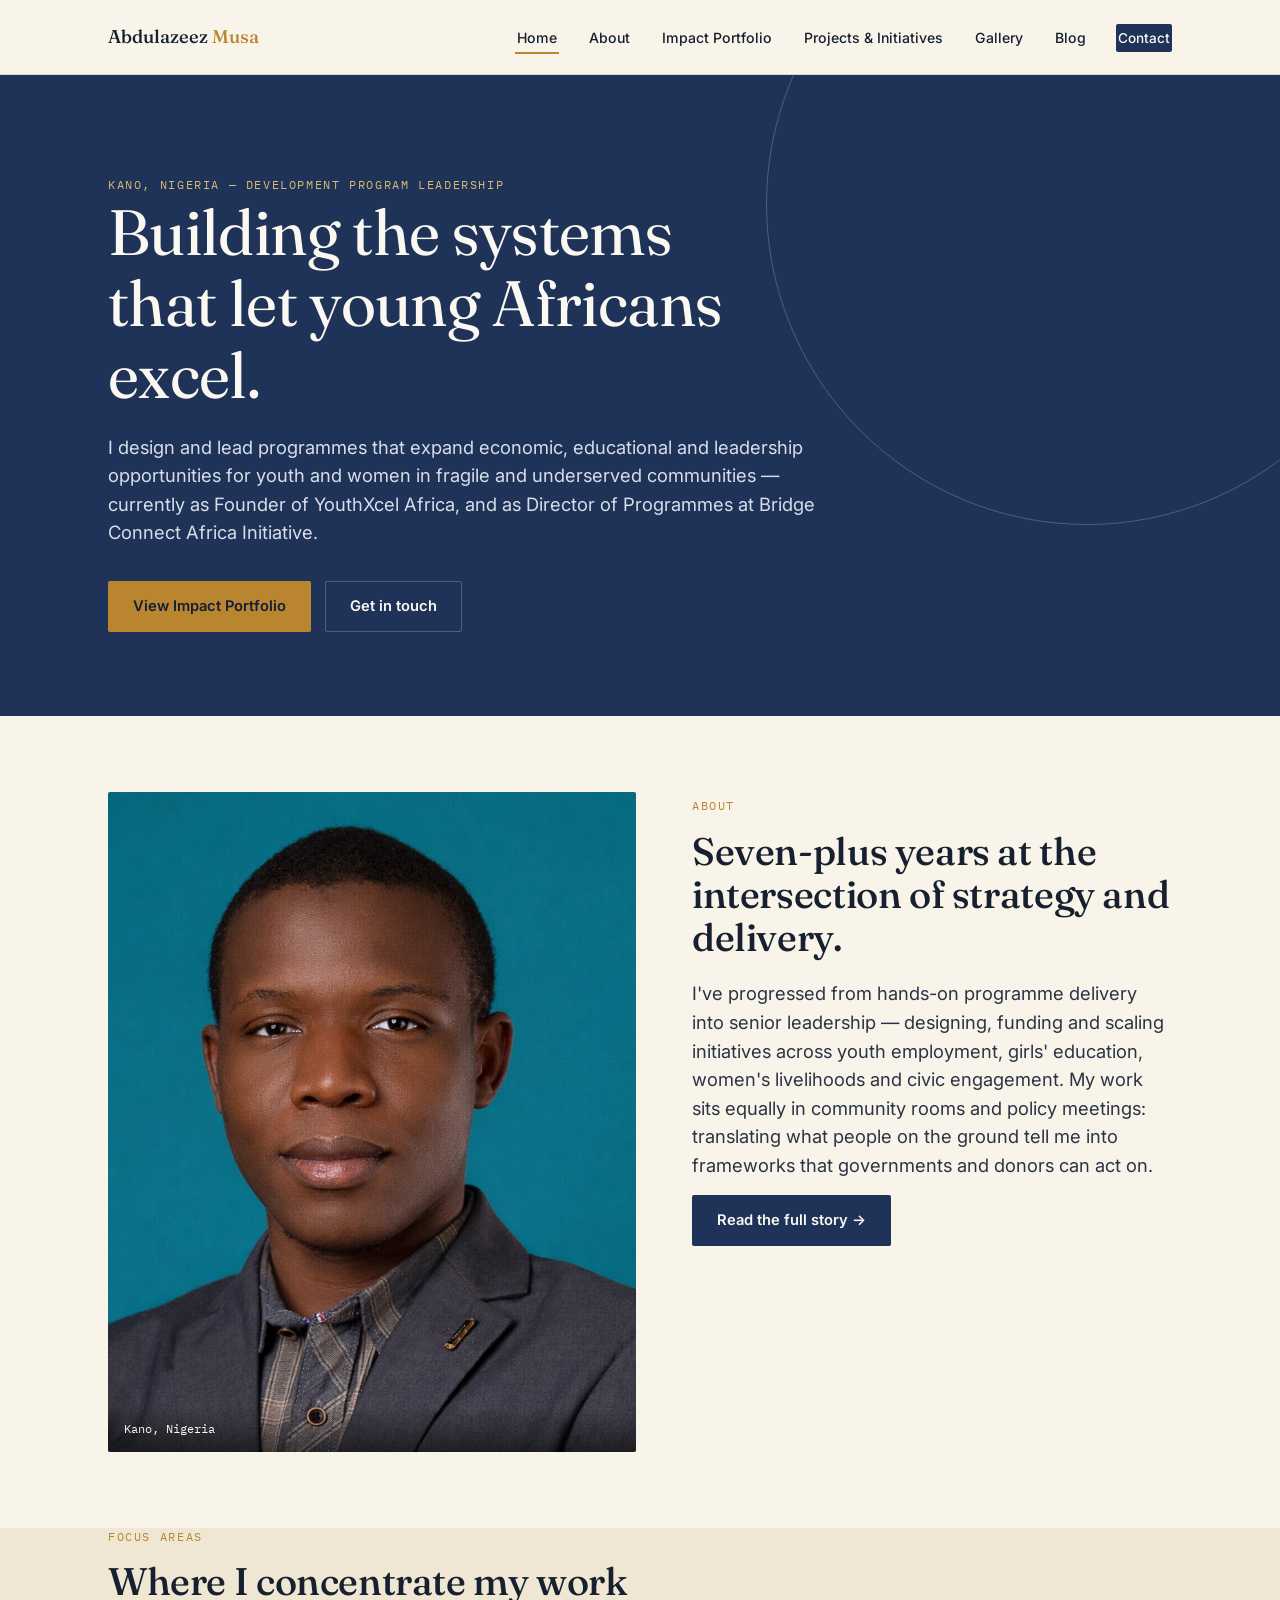
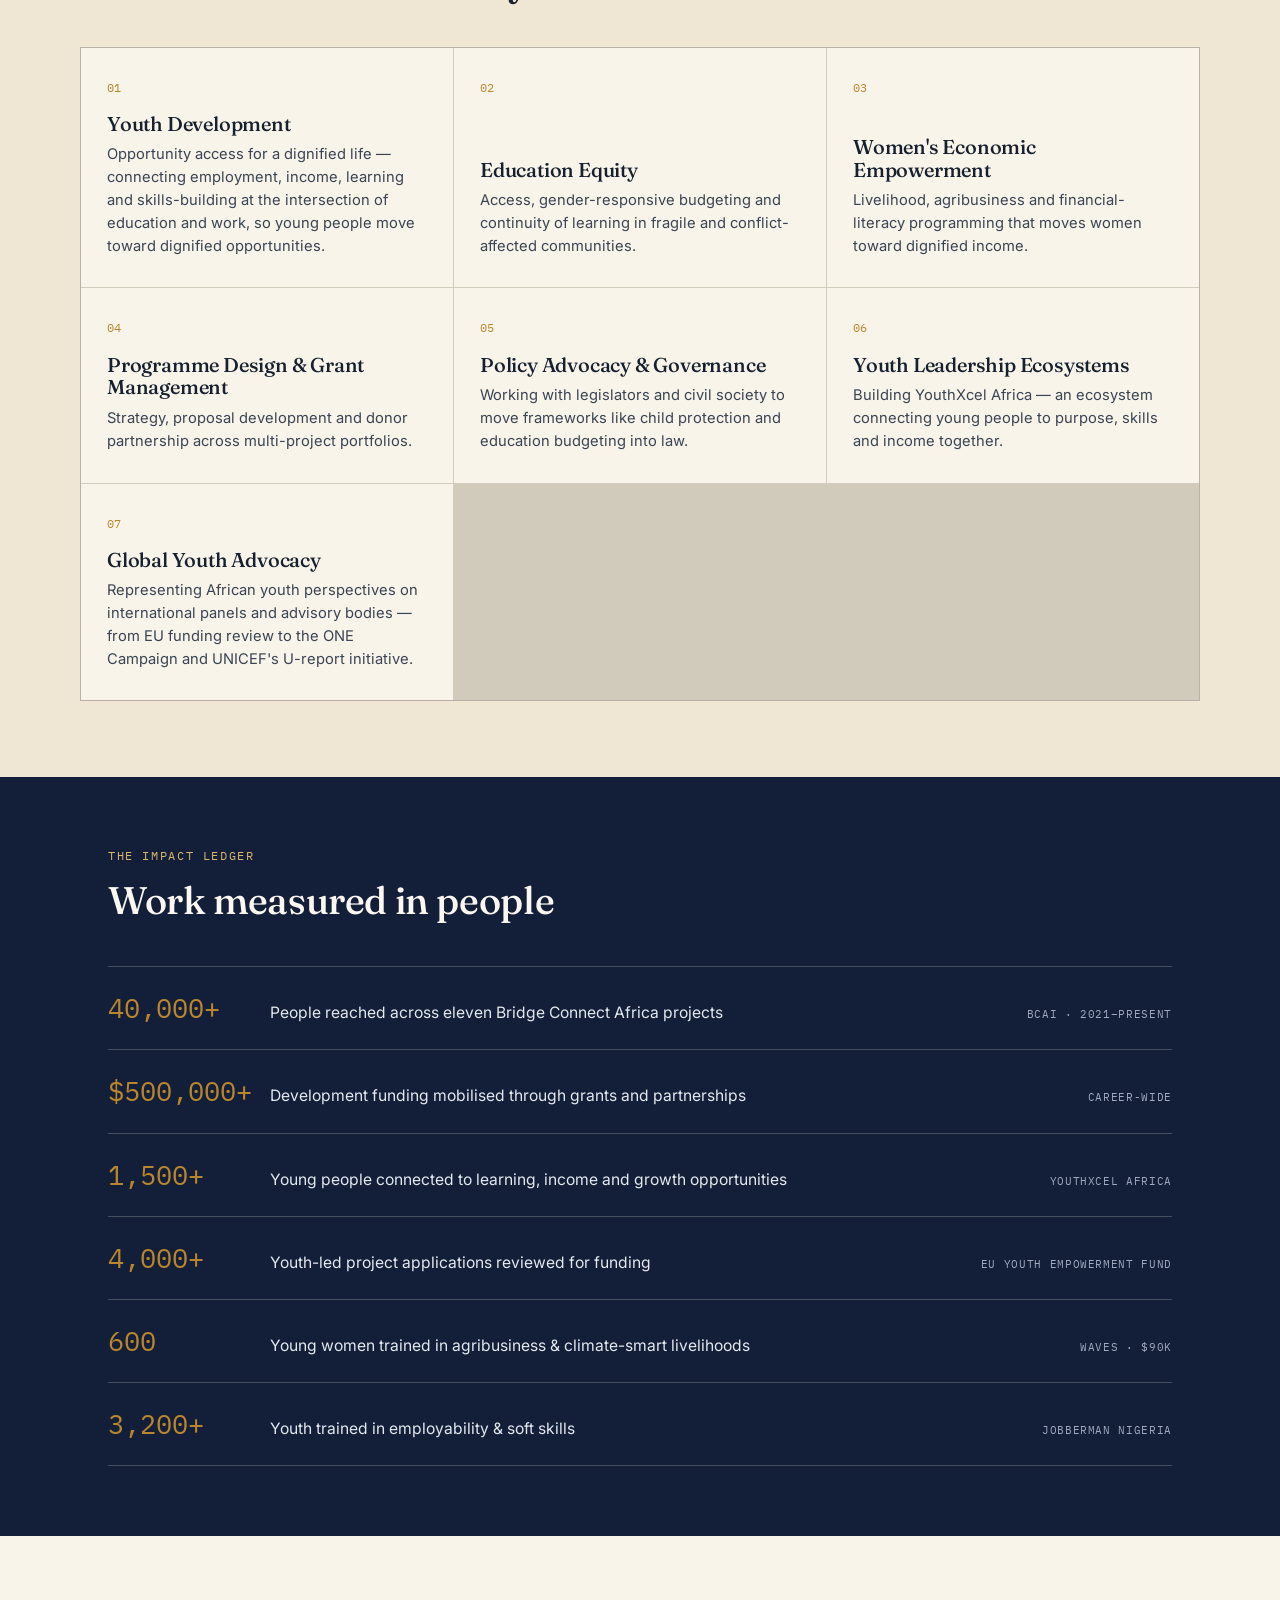
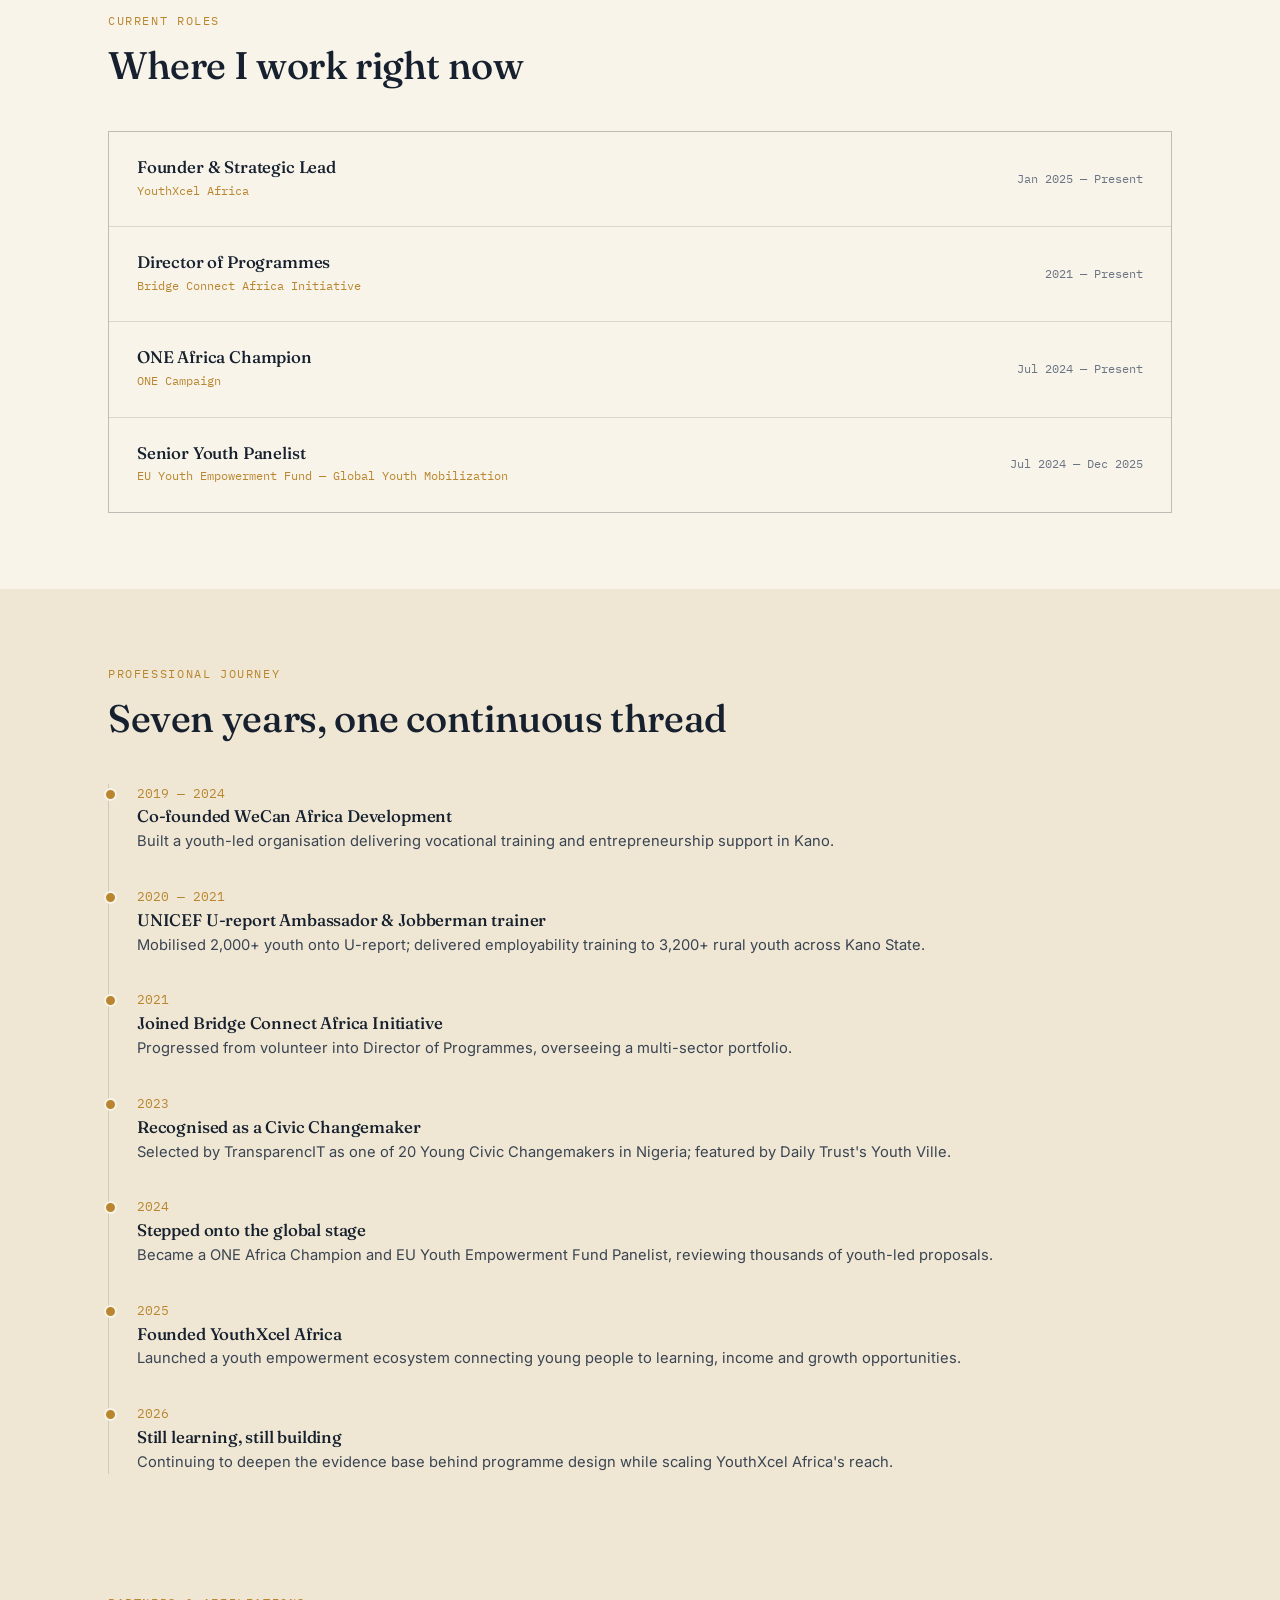
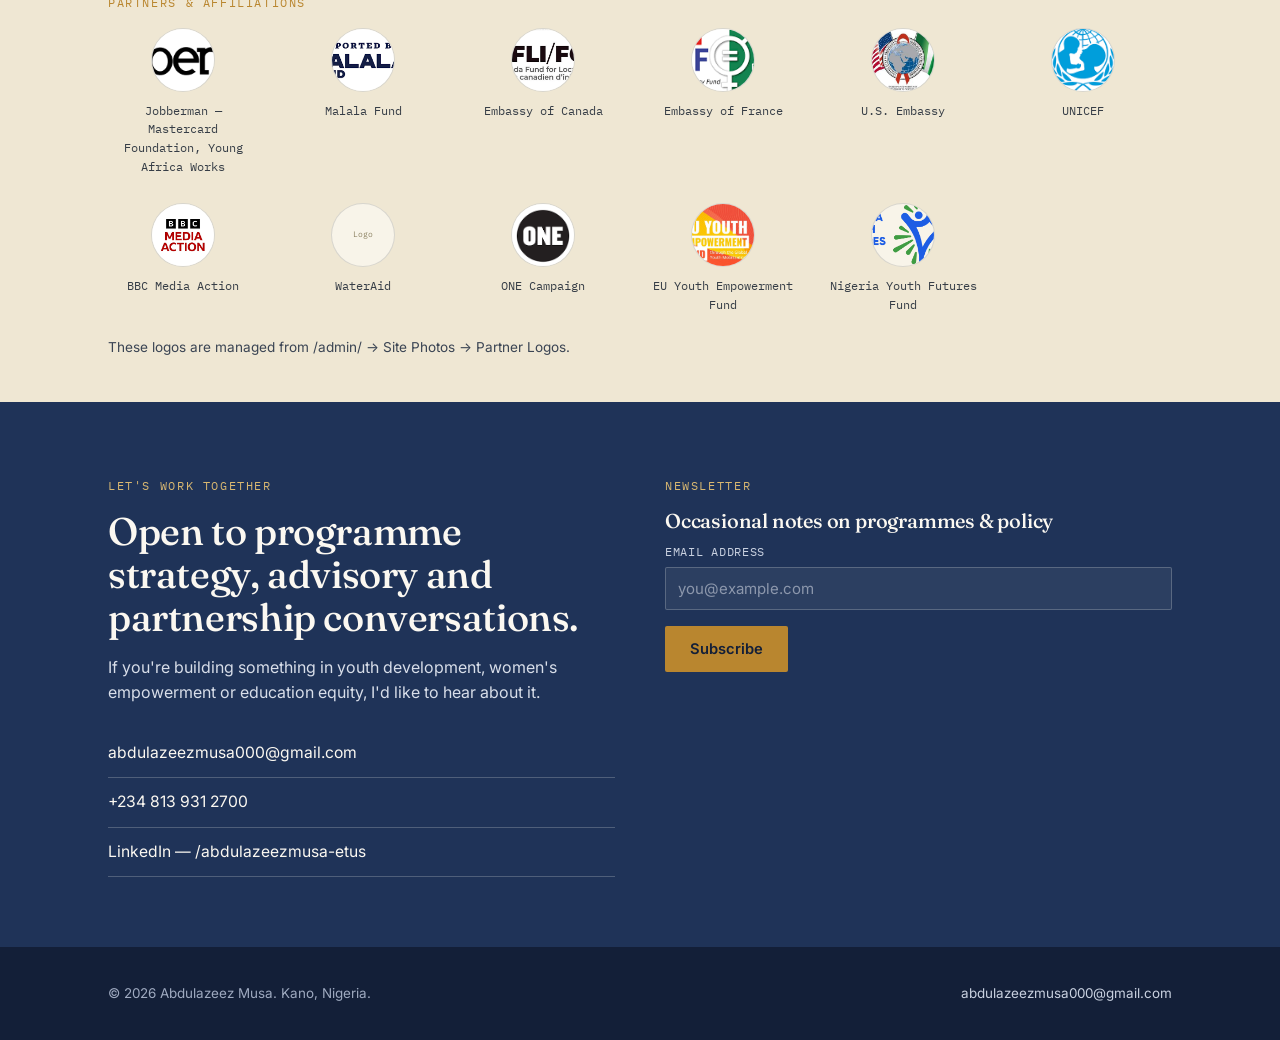
<file: index.html>
<!DOCTYPE html>
<html lang="en">
<head>
<meta charset="UTF-8">
<meta name="viewport" content="width=device-width, initial-scale=1.0">
<title>Abdulazeez Musa — Program Leadership for Youth &amp; Women's Development</title>
<meta name="description" content="Abdulazeez Musa is a development program leader working across youth empowerment, women's economic inclusion, education equity and policy advocacy in Northern Nigeria.">
<link rel="stylesheet" href="css/style.css">
</head>
<body>

<nav class="site-nav">
  <div class="wrap">
    <a href="index.html" class="brand">Abdulazeez <span>Musa</span></a>
    <ul class="nav-links">
      <li><a href="index.html" class="active">Home</a></li>
      <li><a href="about.html">About</a></li>
      <li><a href="impact.html">Impact Portfolio</a></li>
      <li><a href="projects.html">Projects &amp; Initiatives</a></li>
      <li><a href="gallery.html">Gallery</a></li>
      <li><a href="blog.html">Blog</a></li>
      <li><a href="contact.html" class="nav-cta">Contact</a></li>
    </ul>
    <button class="nav-toggle" aria-label="Toggle menu">☰</button>
  </div>
</nav>

<header class="hero">
  <div class="wrap">
    <span class="eyebrow">Kano, Nigeria — Development Program Leadership</span>
    <h1>Building the systems that let young Africans excel.</h1>
    <p class="lede">I design and lead programmes that expand economic, educational and leadership opportunities for youth and women in fragile and underserved communities — currently as Founder of YouthXcel Africa, and as Director of Programmes at Bridge Connect Africa Initiative.</p>
    <div class="hero-actions">
      <a href="impact.html" class="btn btn-primary">View Impact Portfolio</a>
      <a href="contact.html" class="btn btn-ghost">Get in touch</a>
    </div>
  </div>
</header>

<section id="about">
  <div class="wrap about-grid">
    <div class="about-portrait" data-photo="home_portrait">
      <div class="cap">Kano, Nigeria</div>
    </div>
    <div>
      <span class="eyebrow">About</span>
      <h2 style="margin:14px 0 20px;">Seven-plus years at the intersection of strategy and delivery.</h2>
      <p class="lede">I've progressed from hands-on programme delivery into senior leadership — designing, funding and scaling initiatives across youth employment, girls' education, women's livelihoods and civic engagement. My work sits equally in community rooms and policy meetings: translating what people on the ground tell me into frameworks that governments and donors can act on.</p>
      <p style="margin-top:16px;"><a href="about.html" class="btn btn-dark">Read the full story →</a></p>
    </div>
  </div>
</section>

<section style="background:var(--sand); padding-top:0;">
  <div class="wrap">
    <div class="section-head">
      <span class="eyebrow">Focus Areas</span>
      <h2>Where I concentrate my work</h2>
    </div>
  </div>
  <div class="wrap" style="padding:0;">
    <div class="card-grid">
      <div class="focus-card">
        <span class="num">01</span>
        <div>
          <h3>Youth Development</h3>
          <p>Opportunity access for a dignified life — connecting employment, income, learning and skills-building at the intersection of education and work, so young people move toward dignified opportunities.</p>
        </div>
      </div>
      <div class="focus-card">
        <span class="num">02</span>
        <div>
          <h3>Education Equity</h3>
          <p>Access, gender-responsive budgeting and continuity of learning in fragile and conflict-affected communities.</p>
        </div>
      </div>
      <div class="focus-card">
        <span class="num">03</span>
        <div>
          <h3>Women's Economic Empowerment</h3>
          <p>Livelihood, agribusiness and financial-literacy programming that moves women toward dignified income.</p>
        </div>
      </div>
      <div class="focus-card">
        <span class="num">04</span>
        <div>
          <h3>Programme Design &amp; Grant Management</h3>
          <p>Strategy, proposal development and donor partnership across multi-project portfolios.</p>
        </div>
      </div>
      <div class="focus-card">
        <span class="num">05</span>
        <div>
          <h3>Policy Advocacy &amp; Governance</h3>
          <p>Working with legislators and civil society to move frameworks like child protection and education budgeting into law.</p>
        </div>
      </div>
      <div class="focus-card">
        <span class="num">06</span>
        <div>
          <h3>Youth Leadership Ecosystems</h3>
          <p>Building YouthXcel Africa — an ecosystem connecting young people to purpose, skills and income together.</p>
        </div>
      </div>
      <div class="focus-card">
        <span class="num">07</span>
        <div>
          <h3>Global Youth Advocacy</h3>
          <p>Representing African youth perspectives on international panels and advisory bodies — from EU funding review to the ONE Campaign and UNICEF's U-report initiative.</p>
        </div>
      </div>
    </div>
  </div>
</section>

<section class="ledger">
  <div class="wrap">
    <div class="section-head">
      <span class="eyebrow">The Impact Ledger</span>
      <h2>Work measured in people</h2>
    </div>
    <div class="ledger-rows">
      <div class="ledger-row"><span class="figure">40,000+</span><span class="label">People reached across eleven Bridge Connect Africa projects</span><span class="tag">BCAI · 2021–Present</span></div>
      <div class="ledger-row"><span class="figure">$500,000+</span><span class="label">Development funding mobilised through grants and partnerships</span><span class="tag">Career-wide</span></div>
      <div class="ledger-row"><span class="figure">1,500+</span><span class="label">Young people connected to learning, income and growth opportunities</span><span class="tag">YouthXcel Africa</span></div>
      <div class="ledger-row"><span class="figure">4,000+</span><span class="label">Youth-led project applications reviewed for funding</span><span class="tag">EU Youth Empowerment Fund</span></div>
      <div class="ledger-row"><span class="figure">600</span><span class="label">Young women trained in agribusiness &amp; climate-smart livelihoods</span><span class="tag">WAVES · $90k</span></div>
      <div class="ledger-row"><span class="figure">3,200+</span><span class="label">Youth trained in employability &amp; soft skills</span><span class="tag">Jobberman Nigeria</span></div>
    </div>
  </div>
</section>

<section>
  <div class="wrap">
    <div class="section-head">
      <span class="eyebrow">Current Roles</span>
      <h2>Where I work right now</h2>
    </div>
    <div class="role-list">
      <div class="role-item">
        <div><h3>Founder &amp; Strategic Lead</h3><span class="org">YouthXcel Africa</span></div>
        <span class="period">Jan 2025 — Present</span>
      </div>
      <div class="role-item">
        <div><h3>Director of Programmes</h3><span class="org">Bridge Connect Africa Initiative</span></div>
        <span class="period">2021 — Present</span>
      </div>
      <div class="role-item">
        <div><h3>ONE Africa Champion</h3><span class="org">ONE Campaign</span></div>
        <span class="period">Jul 2024 — Present</span>
      </div>
      <div class="role-item">
        <div><h3>Senior Youth Panelist</h3><span class="org">EU Youth Empowerment Fund — Global Youth Mobilization</span></div>
        <span class="period">Jul 2024 — Dec 2025</span>
      </div>
    </div>
  </div>
</section>

<section style="background:var(--sand);">
  <div class="wrap">
    <div class="section-head">
      <span class="eyebrow">Professional Journey</span>
      <h2>Seven years, one continuous thread</h2>
    </div>
    <div class="timeline">
      <div class="tl-item">
        <span class="yr">2019 — 2024</span>
        <h3>Co-founded WeCan Africa Development</h3>
        <p>Built a youth-led organisation delivering vocational training and entrepreneurship support in Kano.</p>
      </div>
      <div class="tl-item">
        <span class="yr">2020 — 2021</span>
        <h3>UNICEF U-report Ambassador &amp; Jobberman trainer</h3>
        <p>Mobilised 2,000+ youth onto U-report; delivered employability training to 3,200+ rural youth across Kano State.</p>
      </div>
      <div class="tl-item">
        <span class="yr">2021</span>
        <h3>Joined Bridge Connect Africa Initiative</h3>
        <p>Progressed from volunteer into Director of Programmes, overseeing a multi-sector portfolio.</p>
      </div>
      <div class="tl-item">
        <span class="yr">2023</span>
        <h3>Recognised as a Civic Changemaker</h3>
        <p>Selected by TransparencIT as one of 20 Young Civic Changemakers in Nigeria; featured by Daily Trust's Youth Ville.</p>
      </div>
      <div class="tl-item">
        <span class="yr">2024</span>
        <h3>Stepped onto the global stage</h3>
        <p>Became a ONE Africa Champion and EU Youth Empowerment Fund Panelist, reviewing thousands of youth-led proposals.</p>
      </div>
      <div class="tl-item">
        <span class="yr">2025</span>
        <h3>Founded YouthXcel Africa</h3>
        <p>Launched a youth empowerment ecosystem connecting young people to learning, income and growth opportunities.</p>
      </div>
      <div class="tl-item">
        <span class="yr">2026</span>
        <h3>Still learning, still building</h3>
        <p>Continuing to deepen the evidence base behind programme design while scaling YouthXcel Africa's reach.</p>
      </div>
    </div>
  </div>
</section>

<section class="affil-strip">
  <div class="wrap">
    <span class="eyebrow" style="display:block; margin-bottom:16px;">Partners &amp; Affiliations</span>
    <div class="affil-grid">
      <div class="affil-logo"><div class="logo-box" data-photo="partner_1"><span>Logo</span></div><div class="name">Jobberman — Mastercard Foundation, Young Africa Works</div></div>
      <div class="affil-logo"><div class="logo-box" data-photo="partner_2"><span>Logo</span></div><div class="name">Malala Fund</div></div>
      <div class="affil-logo"><div class="logo-box" data-photo="partner_3"><span>Logo</span></div><div class="name">Embassy of Canada</div></div>
      <div class="affil-logo"><div class="logo-box" data-photo="partner_4"><span>Logo</span></div><div class="name">Embassy of France</div></div>
      <div class="affil-logo"><div class="logo-box" data-photo="partner_5"><span>Logo</span></div><div class="name">U.S. Embassy</div></div>
      <div class="affil-logo"><div class="logo-box" data-photo="partner_6"><span>Logo</span></div><div class="name">UNICEF</div></div>
      <div class="affil-logo"><div class="logo-box" data-photo="partner_7"><span>Logo</span></div><div class="name">BBC Media Action</div></div>
      <div class="affil-logo"><div class="logo-box" data-photo="partner_8"><span>Logo</span></div><div class="name">WaterAid</div></div>
      <div class="affil-logo"><div class="logo-box" data-photo="partner_9"><span>Logo</span></div><div class="name">ONE Campaign</div></div>
      <div class="affil-logo"><div class="logo-box" data-photo="partner_10"><span>Logo</span></div><div class="name">EU Youth Empowerment Fund</div></div>
      <div class="affil-logo"><div class="logo-box" data-photo="partner_11"><span>Logo</span></div><div class="name">Nigeria Youth Futures Fund</div></div>
    </div>
    <p style="margin-top:22px; font-size:0.85rem; color:#3A4453;">These logos are managed from <a href="/admin/">/admin/</a> → Site Photos → Partner Logos.</p>
  </div>
</section>

<section class="contact-band">
  <div class="wrap contact-grid">
    <div>
      <span class="eyebrow" style="color:#D9B871;">Let's Work Together</span>
      <h2 style="margin:14px 0 16px;">Open to programme strategy, advisory and partnership conversations.</h2>
      <p style="color:#D8DEE9; max-width:46ch;">If you're building something in youth development, women's empowerment or education equity, I'd like to hear about it.</p>
      <div class="contact-links" style="margin-top:24px;">
        <a href="mailto:abdulazeezmusa000@gmail.com">abdulazeezmusa000@gmail.com</a>
        <a href="tel:+2348139312700">+234 813 931 2700</a>
        <a href="https://linkedin.com/in/abdulazeezmusa-etus" target="_blank" rel="noopener">LinkedIn — /abdulazeezmusa-etus</a>
      </div>
    </div>
    <div>
      <span class="eyebrow" style="color:#D9B871;">Newsletter</span>
      <h3 style="color:var(--white); margin:14px 0 10px;">Occasional notes on programmes &amp; policy</h3>
      <form id="newsletter-form" onsubmit="event.preventDefault(); this.querySelector('button').textContent='Thank you — check your inbox to confirm.';">
        <div class="field">
          <label for="nl-email">Email address</label>
          <input id="nl-email" type="email" required placeholder="you@example.com">
        </div>
        <button type="submit" class="btn btn-primary">Subscribe</button>
      </form>
    </div>
  </div>
</section>

<footer>
  <div class="wrap">
    <span>© <span data-year></span> Abdulazeez Musa. Kano, Nigeria.</span>
    <span><a href="mailto:abdulazeezmusa000@gmail.com">abdulazeezmusa000@gmail.com</a></span>
  </div>
</footer>

<script src="js/script.js"></script>
</body>
</html>
</file>
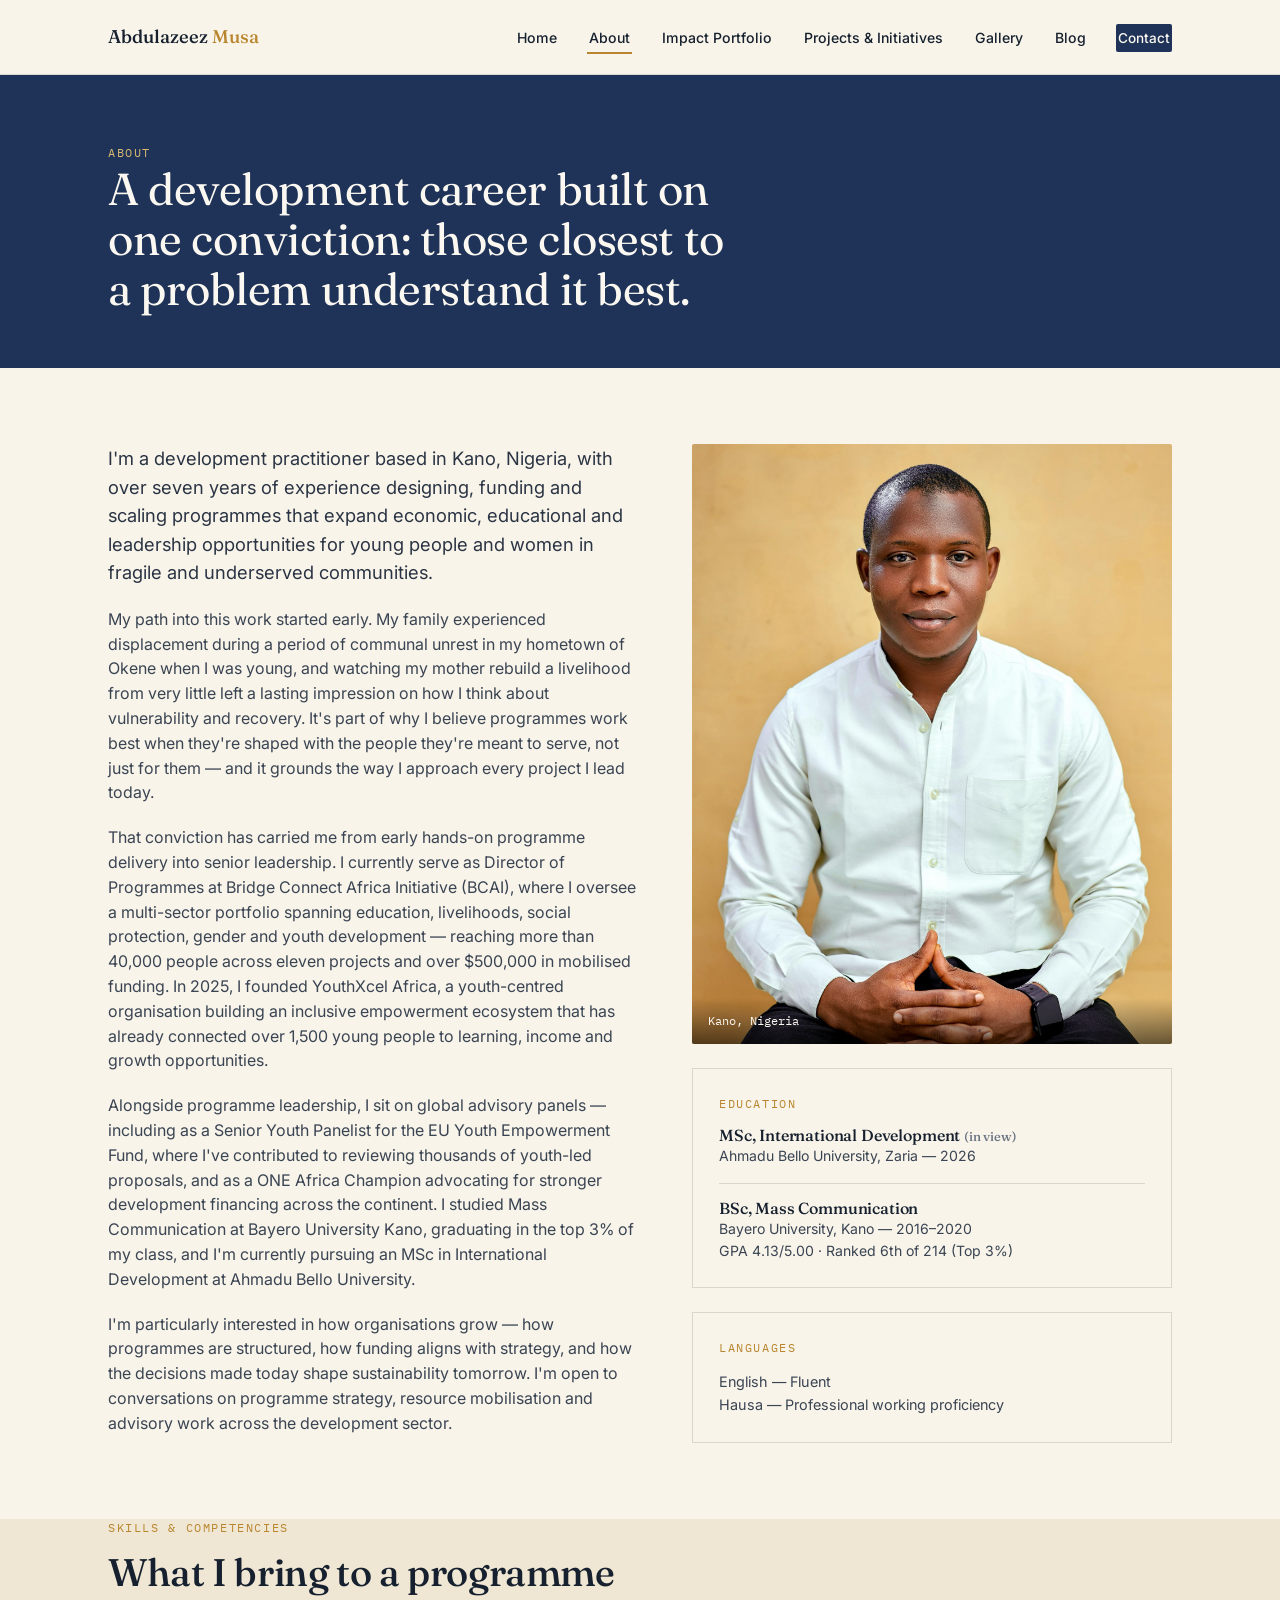
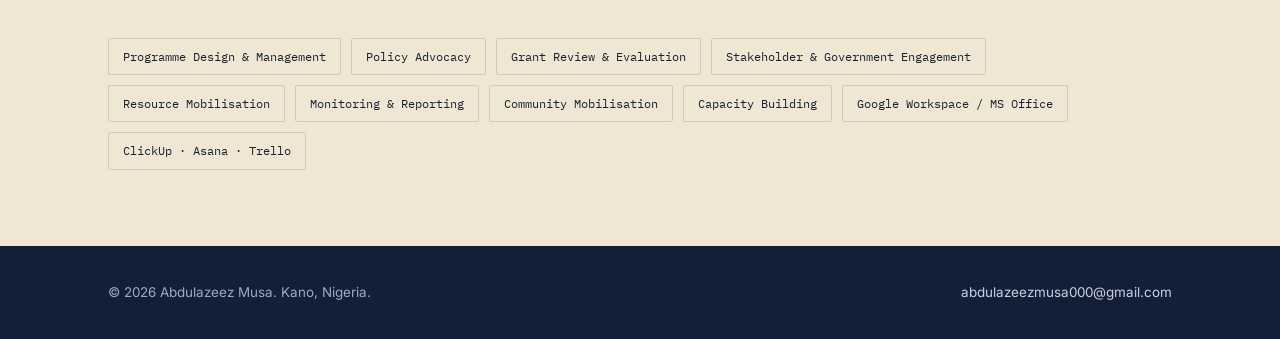
<file: about.html>
<!DOCTYPE html>
<html lang="en">
<head>
<meta charset="UTF-8">
<meta name="viewport" content="width=device-width, initial-scale=1.0">
<title>About — Abdulazeez Musa</title>
<link rel="stylesheet" href="css/style.css">
</head>
<body>

<nav class="site-nav">
  <div class="wrap">
    <a href="index.html" class="brand">Abdulazeez <span>Musa</span></a>
    <ul class="nav-links">
      <li><a href="index.html">Home</a></li>
      <li><a href="about.html" class="active">About</a></li>
      <li><a href="impact.html">Impact Portfolio</a></li>
      <li><a href="projects.html">Projects &amp; Initiatives</a></li>
      <li><a href="gallery.html">Gallery</a></li>
      <li><a href="blog.html">Blog</a></li>
      <li><a href="contact.html" class="nav-cta">Contact</a></li>
    </ul>
    <button class="nav-toggle" aria-label="Toggle menu">☰</button>
  </div>
</nav>

<header class="page-header">
  <div class="wrap">
    <span class="eyebrow" style="color:#D9B871;">About</span>
    <h1>A development career built on one conviction: those closest to a problem understand it best.</h1>
  </div>
</header>

<section>
  <div class="wrap about-grid">
    <div>
      <p class="lede">I'm a development practitioner based in Kano, Nigeria, with over seven years of experience designing, funding and scaling programmes that expand economic, educational and leadership opportunities for young people and women in fragile and underserved communities.</p>

      <p style="margin-top:20px;">My path into this work started early. My family experienced displacement during a period of communal unrest in my hometown of Okene when I was young, and watching my mother rebuild a livelihood from very little left a lasting impression on how I think about vulnerability and recovery. It's part of why I believe programmes work best when they're shaped with the people they're meant to serve, not just for them — and it grounds the way I approach every project I lead today.</p>

      <p style="margin-top:20px;">That conviction has carried me from early hands-on programme delivery into senior leadership. I currently serve as Director of Programmes at Bridge Connect Africa Initiative (BCAI), where I oversee a multi-sector portfolio spanning education, livelihoods, social protection, gender and youth development — reaching more than 40,000 people across eleven projects and over $500,000 in mobilised funding. In 2025, I founded YouthXcel Africa, a youth-centred organisation building an inclusive empowerment ecosystem that has already connected over 1,500 young people to learning, income and growth opportunities.</p>

      <p style="margin-top:20px;">Alongside programme leadership, I sit on global advisory panels — including as a Senior Youth Panelist for the EU Youth Empowerment Fund, where I've contributed to reviewing thousands of youth-led proposals, and as a ONE Africa Champion advocating for stronger development financing across the continent. I studied Mass Communication at Bayero University Kano, graduating in the top 3% of my class, and I'm currently pursuing an MSc in International Development at Ahmadu Bello University.</p>

      <p style="margin-top:20px;">I'm particularly interested in how organisations grow — how programmes are structured, how funding aligns with strategy, and how the decisions made today shape sustainability tomorrow. I'm open to conversations on programme strategy, resource mobilisation and advisory work across the development sector.</p>
    </div>

    <aside>
      <div class="about-portrait" data-photo="about_portrait" style="margin-bottom:24px;">
        <div class="cap">Kano, Nigeria</div>
      </div>
      <div style="border:1px solid var(--line); padding:26px; background:var(--sand-lt); margin-bottom:24px;">
        <span class="eyebrow" style="display:block; margin-bottom:14px;">Education</span>
        <h3 style="font-size:1rem;">MSc, International Development <em style="color:#6B7484; font-style:normal; font-size:0.8rem;">(in view)</em></h3>
        <p style="font-size:0.88rem;">Ahmadu Bello University, Zaria — 2026</p>
        <hr class="divider" style="margin:16px 0;">
        <h3 style="font-size:1rem;">BSc, Mass Communication</h3>
        <p style="font-size:0.88rem;">Bayero University, Kano — 2016–2020<br>GPA 4.13/5.00 · Ranked 6th of 214 (Top 3%)</p>
      </div>

      <div style="border:1px solid var(--line); padding:26px; background:var(--sand-lt);">
        <span class="eyebrow" style="display:block; margin-bottom:14px;">Languages</span>
        <p style="font-size:0.9rem;">English — Fluent<br>Hausa — Professional working proficiency</p>
      </div>
    </aside>
  </div>
</section>

<section style="background:var(--sand); padding-top:0;">
  <div class="wrap">
    <div class="section-head">
      <span class="eyebrow">Skills &amp; Competencies</span>
      <h2>What I bring to a programme</h2>
    </div>
    <div class="chip-row">
      <span class="chip">Programme Design &amp; Management</span>
      <span class="chip">Policy Advocacy</span>
      <span class="chip">Grant Review &amp; Evaluation</span>
      <span class="chip">Stakeholder &amp; Government Engagement</span>
      <span class="chip">Resource Mobilisation</span>
      <span class="chip">Monitoring &amp; Reporting</span>
      <span class="chip">Community Mobilisation</span>
      <span class="chip">Capacity Building</span>
      <span class="chip">Google Workspace / MS Office</span>
      <span class="chip">ClickUp · Asana · Trello</span>
    </div>
  </div>
</section>

<footer>
  <div class="wrap">
    <span>© <span data-year></span> Abdulazeez Musa. Kano, Nigeria.</span>
    <span><a href="mailto:abdulazeezmusa000@gmail.com">abdulazeezmusa000@gmail.com</a></span>
  </div>
</footer>

<script src="js/script.js"></script>
</body>
</html>
</file>
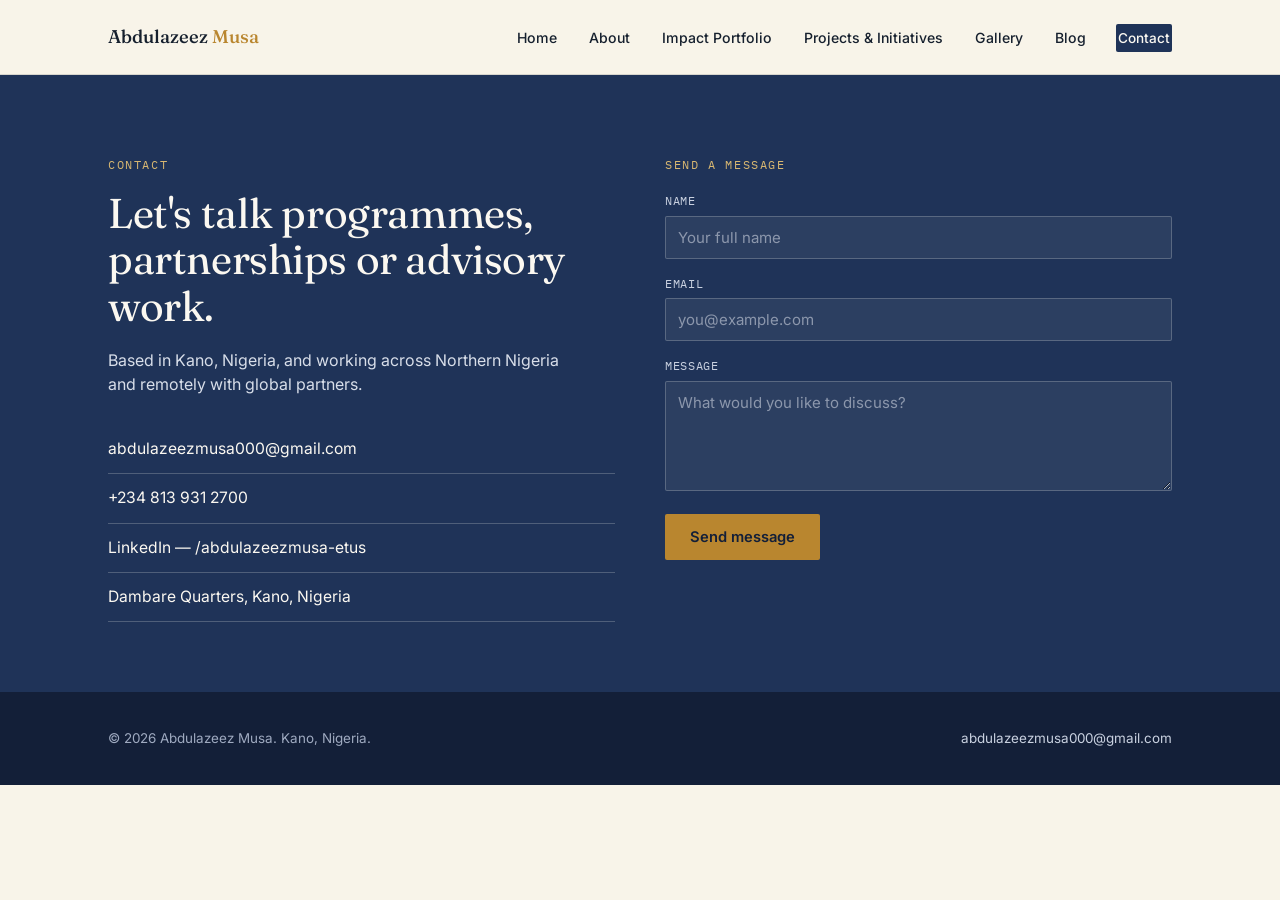
<file: contact.html>
<!DOCTYPE html>
<html lang="en">
<head>
<meta charset="UTF-8">
<meta name="viewport" content="width=device-width, initial-scale=1.0">
<title>Contact — Abdulazeez Musa</title>
<link rel="stylesheet" href="css/style.css">
</head>
<body>

<nav class="site-nav">
  <div class="wrap">
    <a href="index.html" class="brand">Abdulazeez <span>Musa</span></a>
    <ul class="nav-links">
      <li><a href="index.html">Home</a></li>
      <li><a href="about.html">About</a></li>
      <li><a href="impact.html">Impact Portfolio</a></li>
      <li><a href="projects.html">Projects &amp; Initiatives</a></li>
      <li><a href="gallery.html">Gallery</a></li>
      <li><a href="blog.html">Blog</a></li>
      <li><a href="contact.html" class="nav-cta active">Contact</a></li>
    </ul>
    <button class="nav-toggle" aria-label="Toggle menu">☰</button>
  </div>
</nav>

<section class="contact-band" style="padding-top:76px;">
  <div class="wrap contact-grid">
    <div>
      <span class="eyebrow" style="color:#D9B871;">Contact</span>
      <h1 style="color:var(--white); font-size:clamp(2rem,4vw,2.6rem); margin:14px 0 18px;">Let's talk programmes, partnerships or advisory work.</h1>
      <p style="color:#D8DEE9; max-width:46ch;">Based in Kano, Nigeria, and working across Northern Nigeria and remotely with global partners.</p>
      <div class="contact-links" style="margin-top:28px;">
        <a href="mailto:abdulazeezmusa000@gmail.com">abdulazeezmusa000@gmail.com</a>
        <a href="tel:+2348139312700">+234 813 931 2700</a>
        <a href="https://linkedin.com/in/abdulazeezmusa-etus" target="_blank" rel="noopener">LinkedIn — /abdulazeezmusa-etus</a>
        <a href="#">Dambare Quarters, Kano, Nigeria</a>
      </div>
    </div>
    <div>
      <span class="eyebrow" style="color:#D9B871;">Send a message</span>
      <form id="contact-form" style="margin-top:16px;">
        <div class="field">
          <label for="name">Name</label>
          <input id="name" name="name" type="text" required placeholder="Your full name">
        </div>
        <div class="field">
          <label for="email">Email</label>
          <input id="email" name="email" type="email" required placeholder="you@example.com">
        </div>
        <div class="field">
          <label for="message">Message</label>
          <textarea id="message" name="message" required placeholder="What would you like to discuss?"></textarea>
        </div>
        <button type="submit" class="btn btn-primary">Send message</button>
      </form>
    </div>
  </div>
</section>

<footer>
  <div class="wrap">
    <span>© <span data-year></span> Abdulazeez Musa. Kano, Nigeria.</span>
    <span><a href="mailto:abdulazeezmusa000@gmail.com">abdulazeezmusa000@gmail.com</a></span>
  </div>
</footer>

<script src="js/script.js"></script>
</body>
</html>
</file>
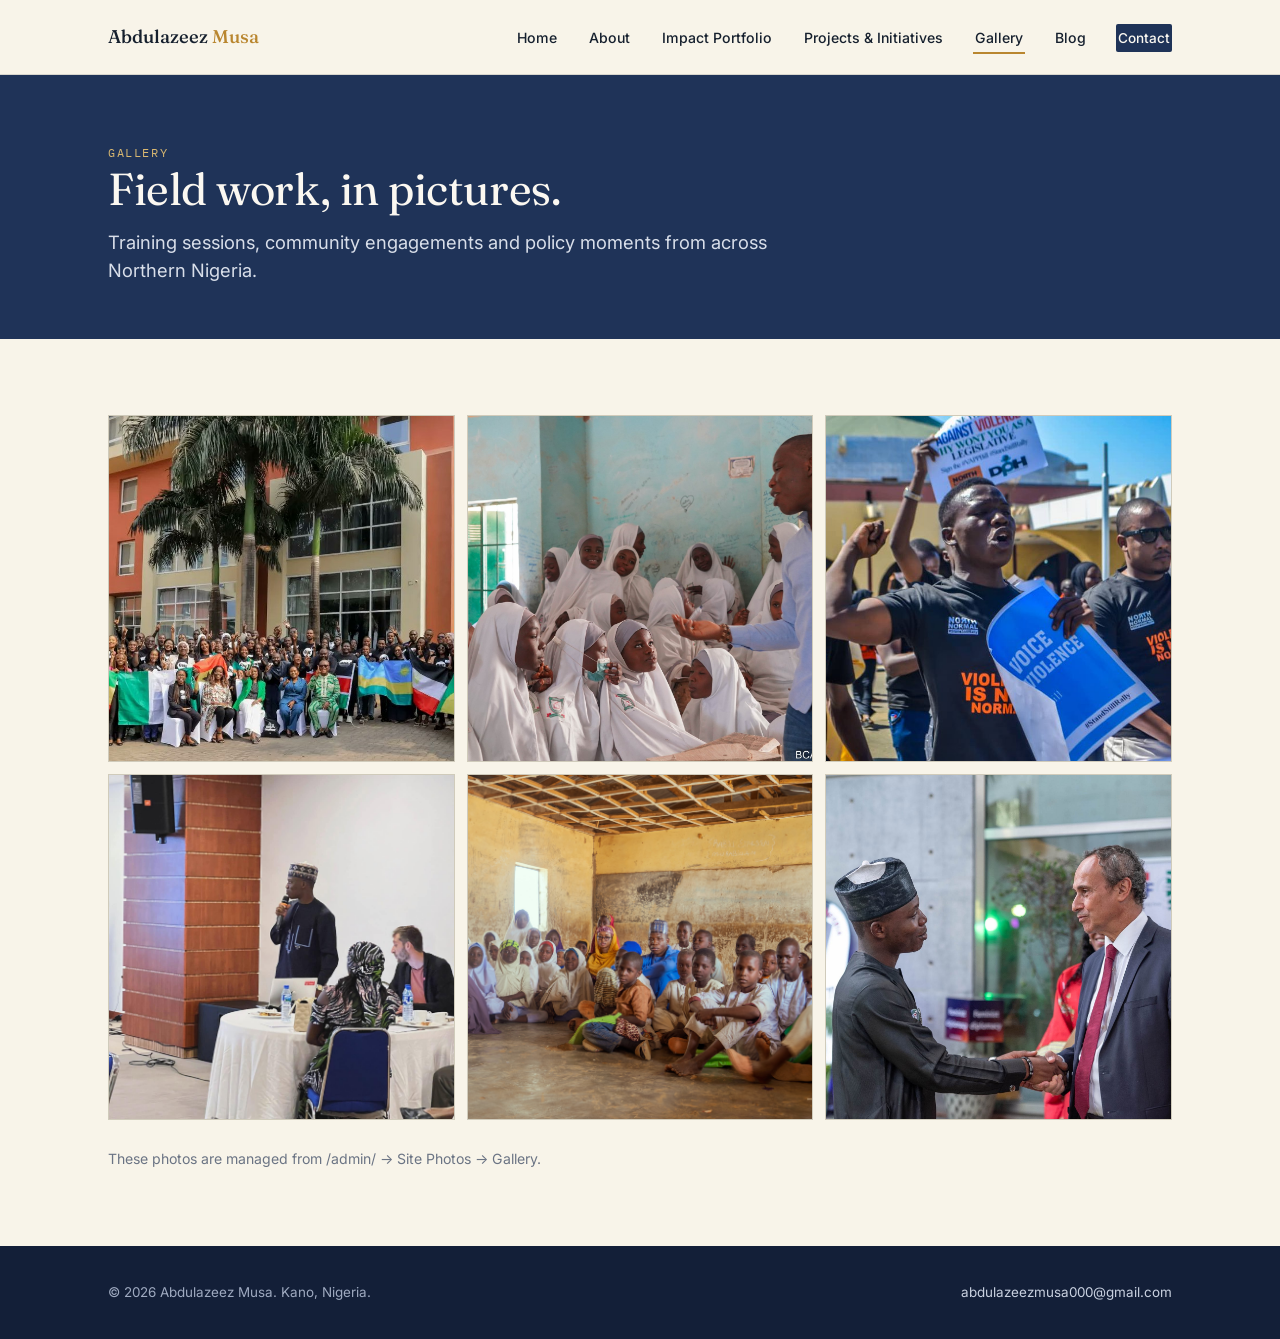
<file: gallery.html>
<!DOCTYPE html>
<html lang="en">
<head>
<meta charset="UTF-8">
<meta name="viewport" content="width=device-width, initial-scale=1.0">
<title>Gallery — Abdulazeez Musa</title>
<link rel="stylesheet" href="css/style.css">
</head>
<body>

<nav class="site-nav">
  <div class="wrap">
    <a href="index.html" class="brand">Abdulazeez <span>Musa</span></a>
    <ul class="nav-links">
      <li><a href="index.html">Home</a></li>
      <li><a href="about.html">About</a></li>
      <li><a href="impact.html">Impact Portfolio</a></li>
      <li><a href="projects.html">Projects &amp; Initiatives</a></li>
      <li><a href="gallery.html" class="active">Gallery</a></li>
      <li><a href="blog.html">Blog</a></li>
      <li><a href="contact.html" class="nav-cta">Contact</a></li>
    </ul>
    <button class="nav-toggle" aria-label="Toggle menu">☰</button>
  </div>
</nav>

<header class="page-header">
  <div class="wrap">
    <span class="eyebrow" style="color:#D9B871;">Gallery</span>
    <h1>Field work, in pictures.</h1>
    <p class="lede">Training sessions, community engagements and policy moments from across Northern Nigeria.</p>
  </div>
</header>

<section>
  <div class="wrap">
    <div class="gallery-grid">
      <div class="gallery-item" data-photo="gallery_1"><span>Add photo<br>field-01.jpg</span></div>
      <div class="gallery-item" data-photo="gallery_2"><span>Add photo<br>field-02.jpg</span></div>
      <div class="gallery-item" data-photo="gallery_3"><span>Add photo<br>field-03.jpg</span></div>
      <div class="gallery-item" data-photo="gallery_4"><span>Add photo<br>field-04.jpg</span></div>
      <div class="gallery-item" data-photo="gallery_5"><span>Add photo<br>field-05.jpg</span></div>
      <div class="gallery-item" data-photo="gallery_6"><span>Add photo<br>field-06.jpg</span></div>
    </div>
    <p style="margin-top:28px; font-size:0.88rem; color:#6B7484;">These photos are managed from <a href="/admin/">/admin/</a> → Site Photos → Gallery.</p>
  </div>
</section>

<footer>
  <div class="wrap">
    <span>© <span data-year></span> Abdulazeez Musa. Kano, Nigeria.</span>
    <span><a href="mailto:abdulazeezmusa000@gmail.com">abdulazeezmusa000@gmail.com</a></span>
  </div>
</footer>

<script src="js/script.js"></script>
</body>
</html>
</file>
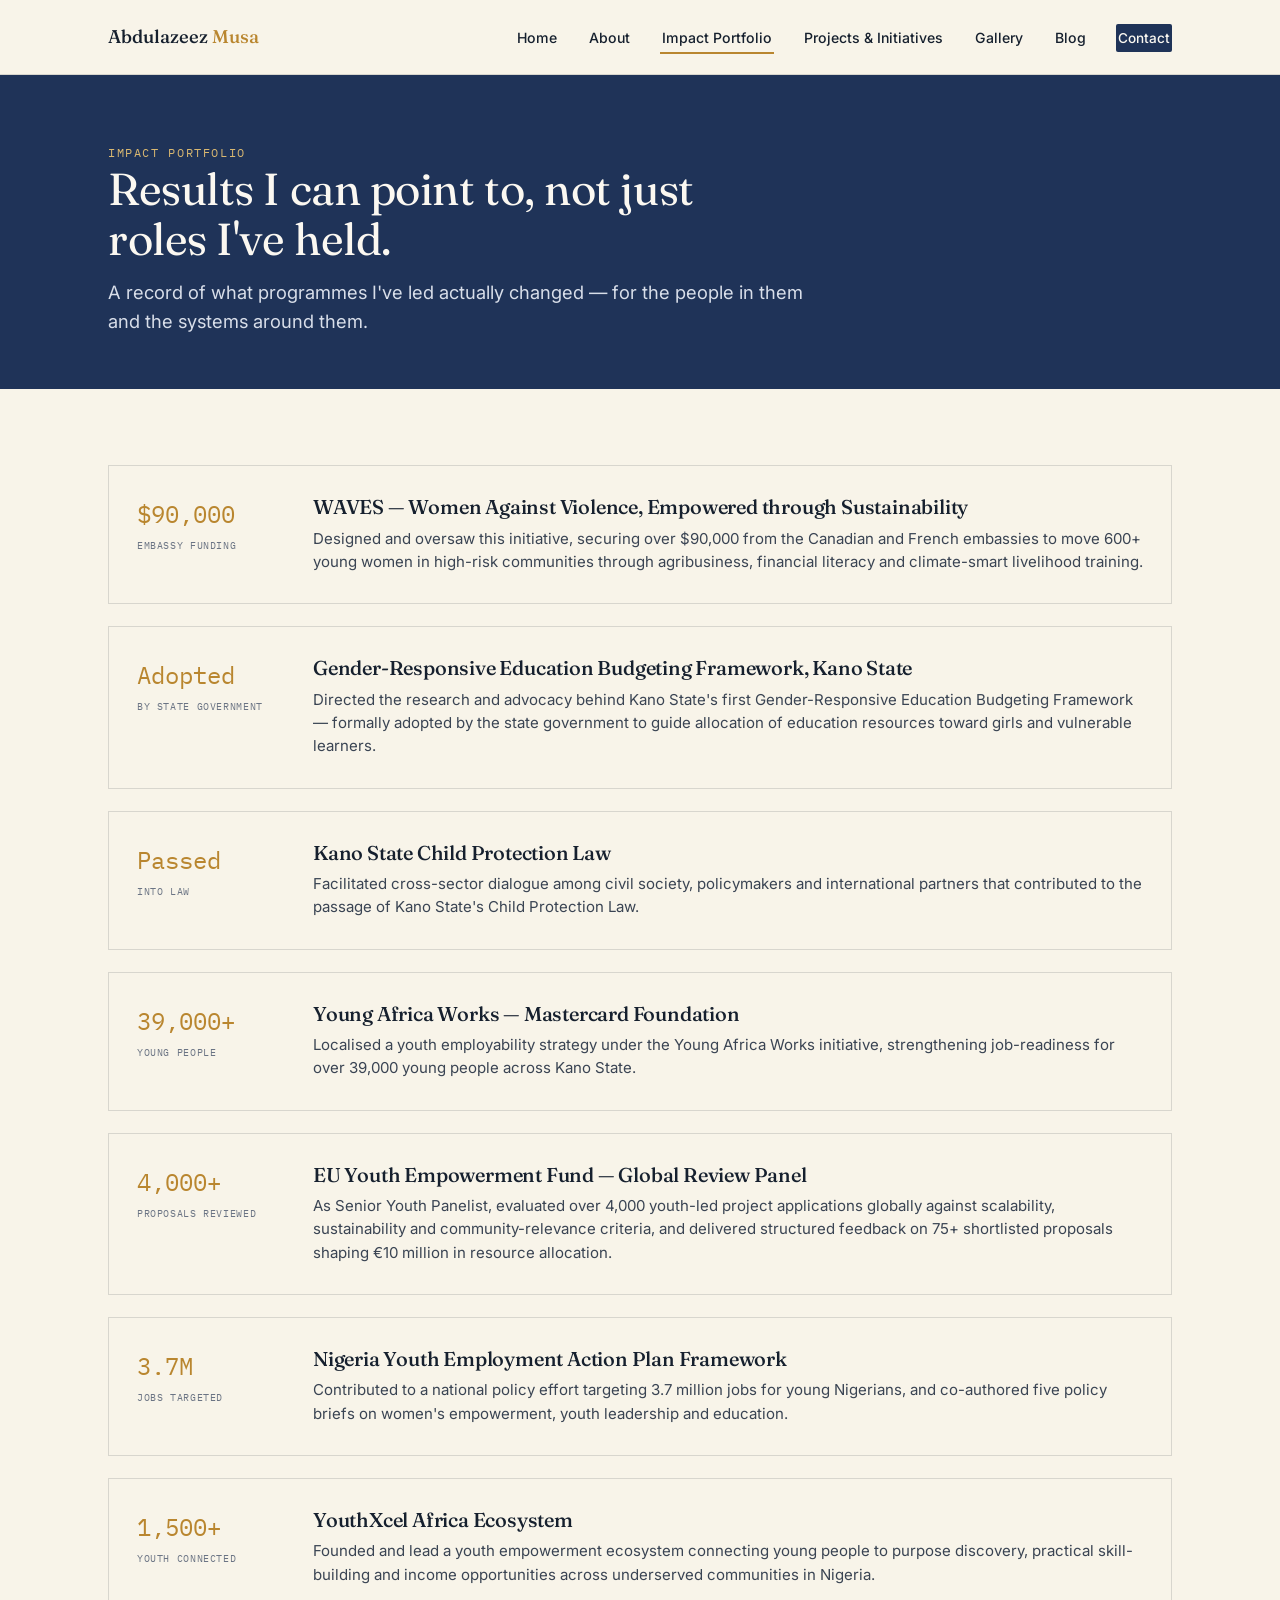
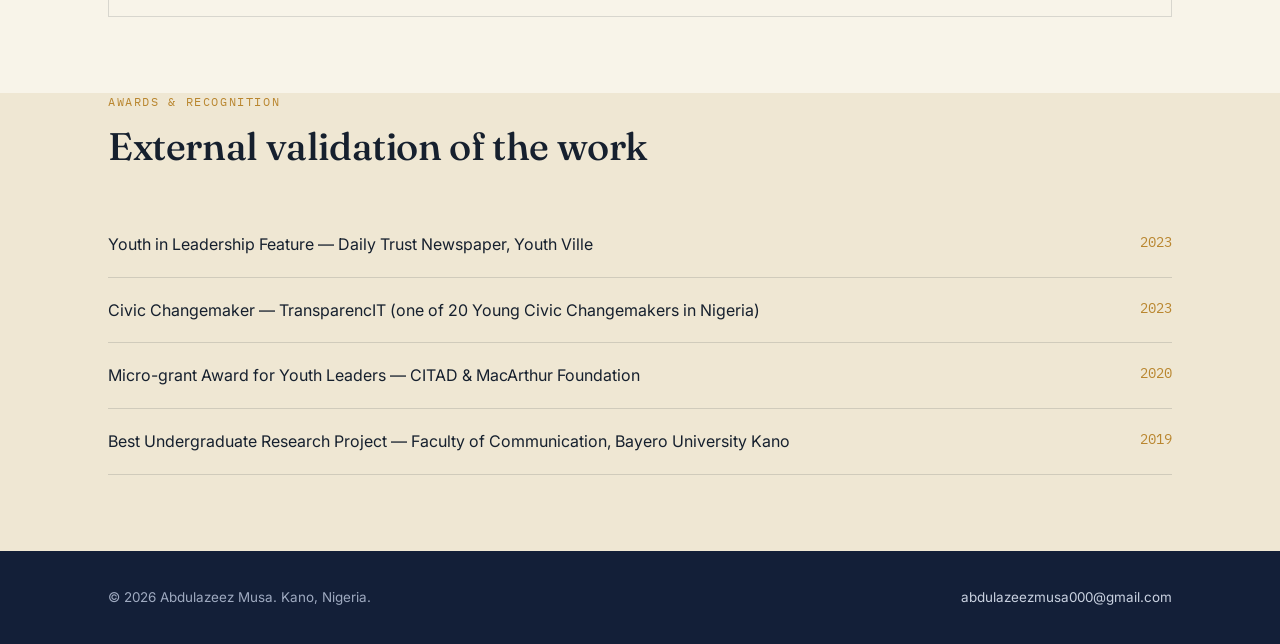
<file: impact.html>
<!DOCTYPE html>
<html lang="en">
<head>
<meta charset="UTF-8">
<meta name="viewport" content="width=device-width, initial-scale=1.0">
<title>Impact Portfolio — Abdulazeez Musa</title>
<link rel="stylesheet" href="css/style.css">
</head>
<body>

<nav class="site-nav">
  <div class="wrap">
    <a href="index.html" class="brand">Abdulazeez <span>Musa</span></a>
    <ul class="nav-links">
      <li><a href="index.html">Home</a></li>
      <li><a href="about.html">About</a></li>
      <li><a href="impact.html" class="active">Impact Portfolio</a></li>
      <li><a href="projects.html">Projects &amp; Initiatives</a></li>
      <li><a href="gallery.html">Gallery</a></li>
      <li><a href="blog.html">Blog</a></li>
      <li><a href="contact.html" class="nav-cta">Contact</a></li>
    </ul>
    <button class="nav-toggle" aria-label="Toggle menu">☰</button>
  </div>
</nav>

<header class="page-header">
  <div class="wrap">
    <span class="eyebrow" style="color:#D9B871;">Impact Portfolio</span>
    <h1>Results I can point to, not just roles I've held.</h1>
    <p class="lede">A record of what programmes I've led actually changed — for the people in them and the systems around them.</p>
  </div>
</header>

<section>
  <div class="wrap stack">

    <article class="achv-card">
      <div class="stat">$90,000 <small>Embassy funding</small></div>
      <div>
        <h3>WAVES — Women Against Violence, Empowered through Sustainability</h3>
        <p>Designed and oversaw this initiative, securing over $90,000 from the Canadian and French embassies to move 600+ young women in high-risk communities through agribusiness, financial literacy and climate-smart livelihood training.</p>
      </div>
    </article>

    <article class="achv-card">
      <div class="stat">Adopted <small>by state government</small></div>
      <div>
        <h3>Gender-Responsive Education Budgeting Framework, Kano State</h3>
        <p>Directed the research and advocacy behind Kano State's first Gender-Responsive Education Budgeting Framework — formally adopted by the state government to guide allocation of education resources toward girls and vulnerable learners.</p>
      </div>
    </article>

    <article class="achv-card">
      <div class="stat">Passed <small>into law</small></div>
      <div>
        <h3>Kano State Child Protection Law</h3>
        <p>Facilitated cross-sector dialogue among civil society, policymakers and international partners that contributed to the passage of Kano State's Child Protection Law.</p>
      </div>
    </article>

    <article class="achv-card">
      <div class="stat">39,000+ <small>young people</small></div>
      <div>
        <h3>Young Africa Works — Mastercard Foundation</h3>
        <p>Localised a youth employability strategy under the Young Africa Works initiative, strengthening job-readiness for over 39,000 young people across Kano State.</p>
      </div>
    </article>

    <article class="achv-card">
      <div class="stat">4,000+ <small>proposals reviewed</small></div>
      <div>
        <h3>EU Youth Empowerment Fund — Global Review Panel</h3>
        <p>As Senior Youth Panelist, evaluated over 4,000 youth-led project applications globally against scalability, sustainability and community-relevance criteria, and delivered structured feedback on 75+ shortlisted proposals shaping €10 million in resource allocation.</p>
      </div>
    </article>

    <article class="achv-card">
      <div class="stat">3.7M <small>jobs targeted</small></div>
      <div>
        <h3>Nigeria Youth Employment Action Plan Framework</h3>
        <p>Contributed to a national policy effort targeting 3.7 million jobs for young Nigerians, and co-authored five policy briefs on women's empowerment, youth leadership and education.</p>
      </div>
    </article>

    <article class="achv-card">
      <div class="stat">1,500+ <small>youth connected</small></div>
      <div>
        <h3>YouthXcel Africa Ecosystem</h3>
        <p>Founded and lead a youth empowerment ecosystem connecting young people to purpose discovery, practical skill-building and income opportunities across underserved communities in Nigeria.</p>
      </div>
    </article>

  </div>
</section>

<section style="background:var(--sand); padding-top:0;">
  <div class="wrap">
    <div class="section-head">
      <span class="eyebrow">Awards &amp; Recognition</span>
      <h2>External validation of the work</h2>
    </div>
    <div>
      <div class="award-item"><span>Youth in Leadership Feature — Daily Trust Newspaper, Youth Ville</span><span class="yr">2023</span></div>
      <div class="award-item"><span>Civic Changemaker — TransparencIT (one of 20 Young Civic Changemakers in Nigeria)</span><span class="yr">2023</span></div>
      <div class="award-item"><span>Micro-grant Award for Youth Leaders — CITAD &amp; MacArthur Foundation</span><span class="yr">2020</span></div>
      <div class="award-item"><span>Best Undergraduate Research Project — Faculty of Communication, Bayero University Kano</span><span class="yr">2019</span></div>
    </div>
  </div>
</section>

<footer>
  <div class="wrap">
    <span>© <span data-year></span> Abdulazeez Musa. Kano, Nigeria.</span>
    <span><a href="mailto:abdulazeezmusa000@gmail.com">abdulazeezmusa000@gmail.com</a></span>
  </div>
</footer>

<script src="js/script.js"></script>
</body>
</html>
</file>
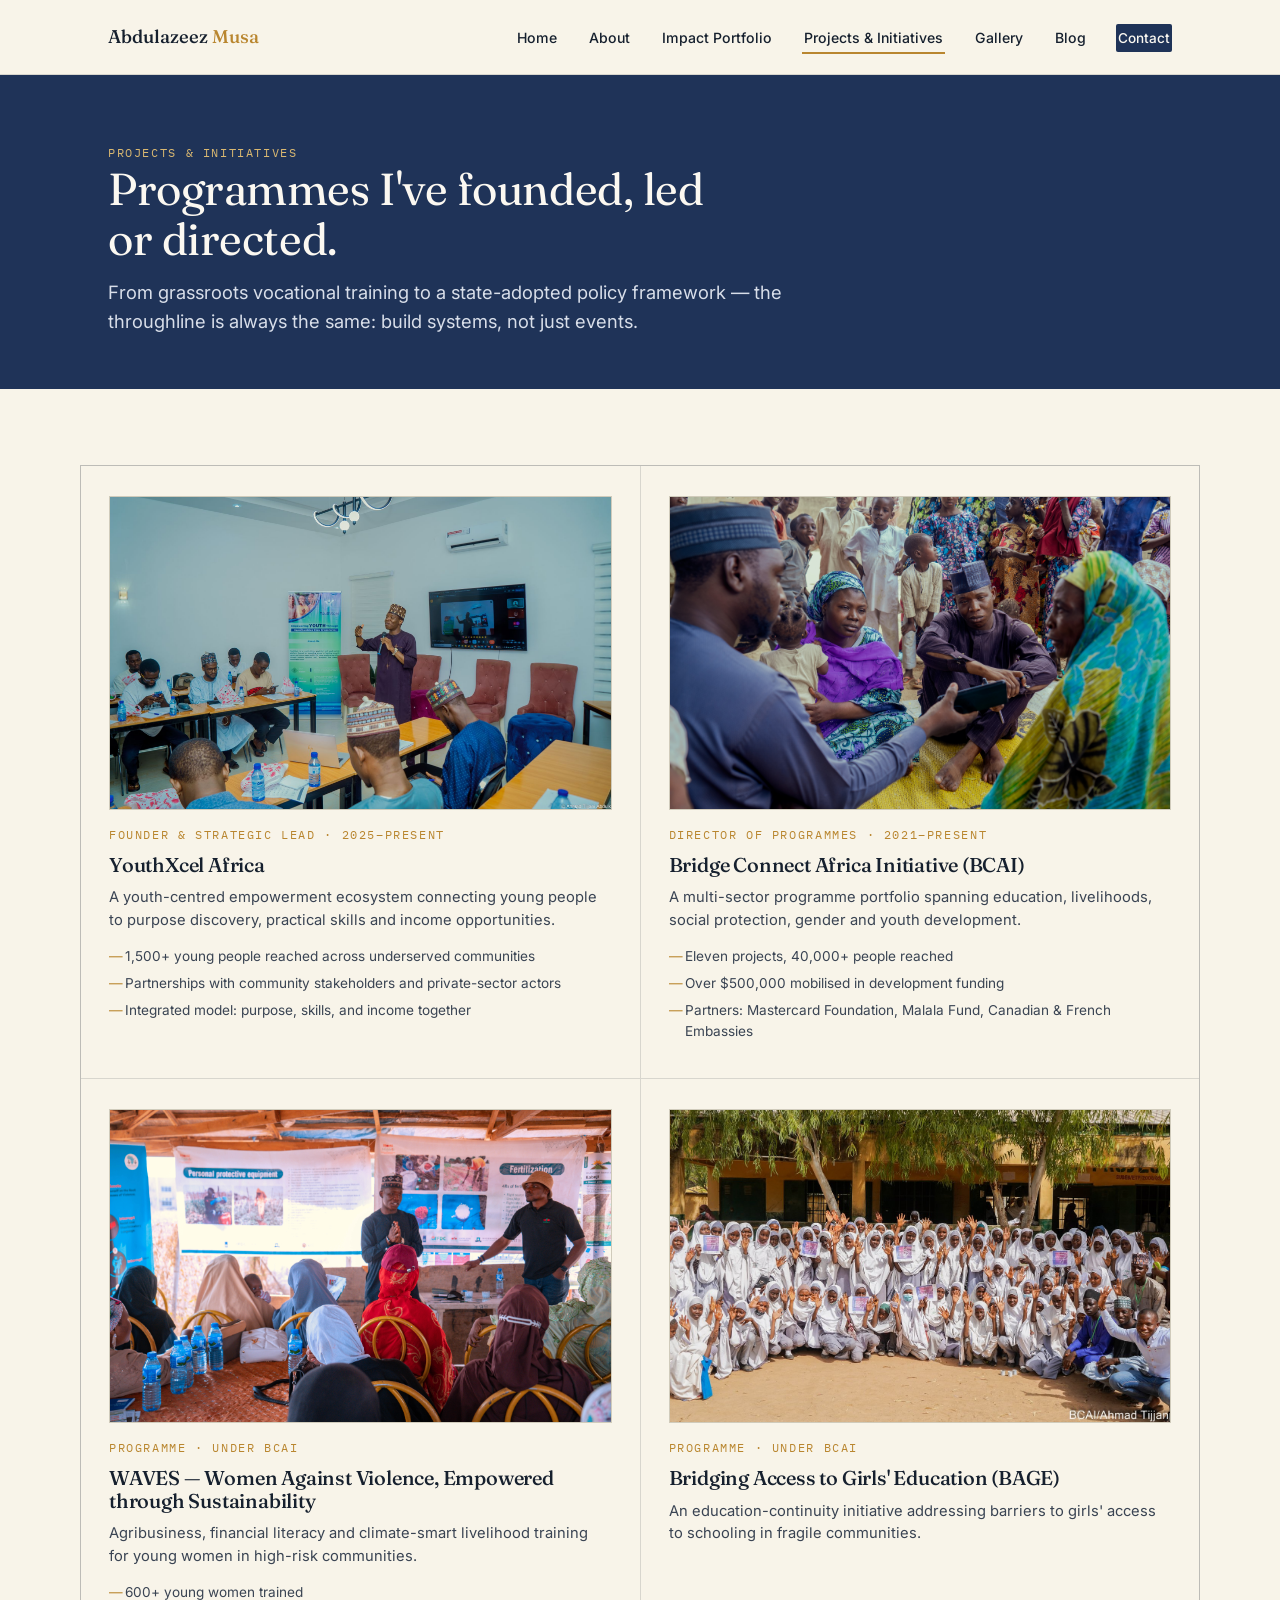
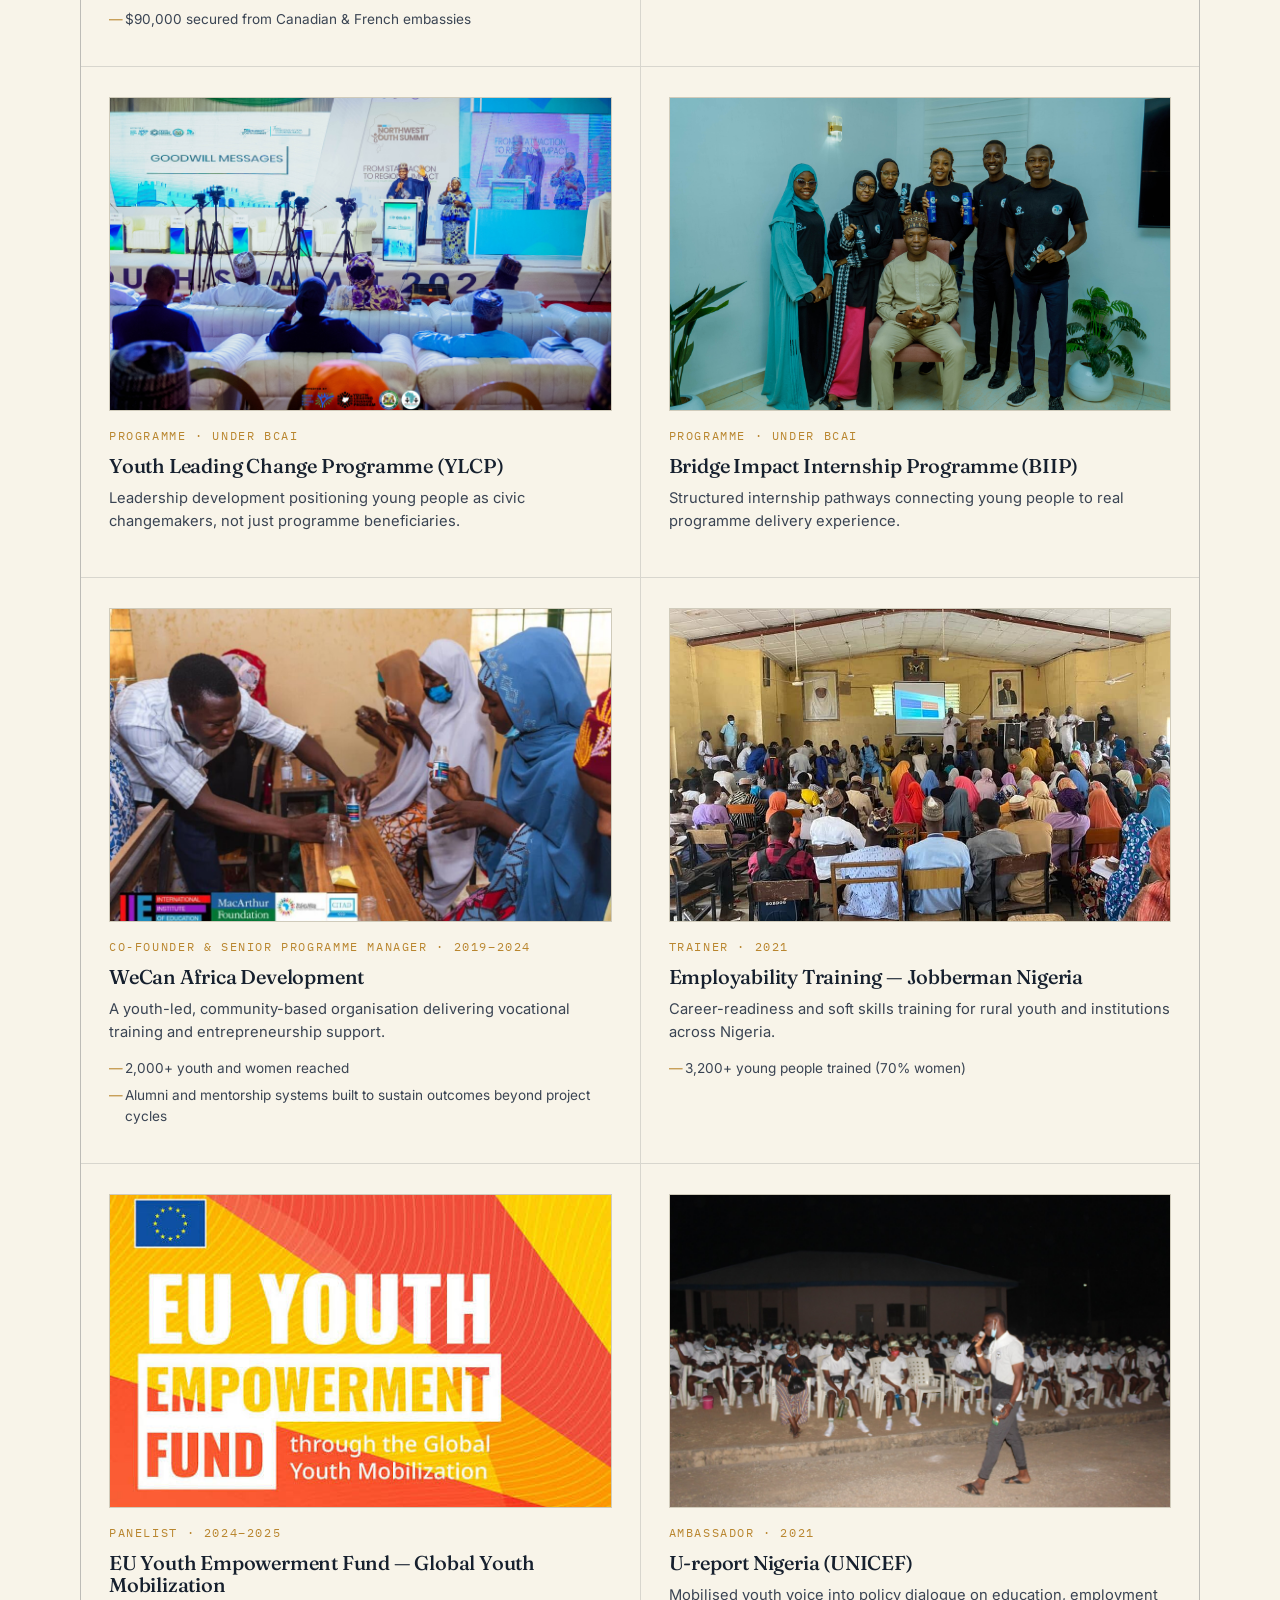
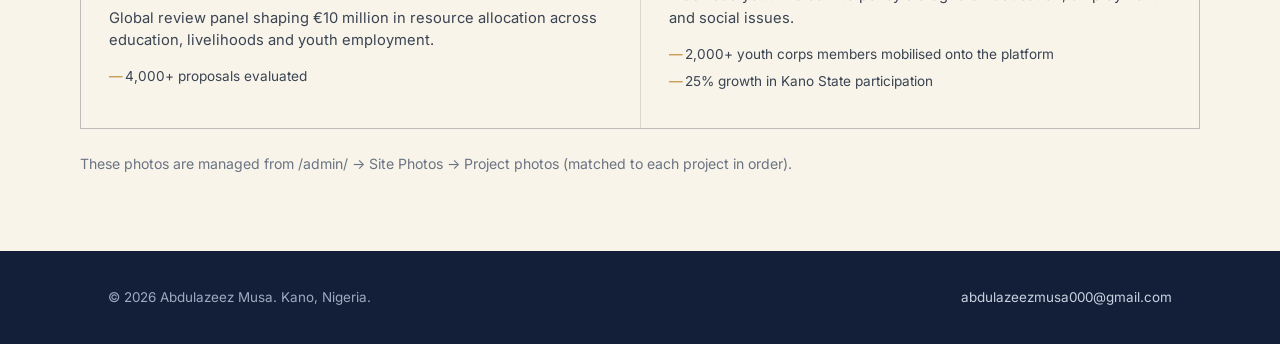
<file: projects.html>
<!DOCTYPE html>
<html lang="en">
<head>
<meta charset="UTF-8">
<meta name="viewport" content="width=device-width, initial-scale=1.0">
<title>Projects &amp; Initiatives — Abdulazeez Musa</title>
<link rel="stylesheet" href="css/style.css">
</head>
<body>

<nav class="site-nav">
  <div class="wrap">
    <a href="index.html" class="brand">Abdulazeez <span>Musa</span></a>
    <ul class="nav-links">
      <li><a href="index.html">Home</a></li>
      <li><a href="about.html">About</a></li>
      <li><a href="impact.html">Impact Portfolio</a></li>
      <li><a href="projects.html" class="active">Projects &amp; Initiatives</a></li>
      <li><a href="gallery.html">Gallery</a></li>
      <li><a href="blog.html">Blog</a></li>
      <li><a href="contact.html" class="nav-cta">Contact</a></li>
    </ul>
    <button class="nav-toggle" aria-label="Toggle menu">☰</button>
  </div>
</nav>

<header class="page-header">
  <div class="wrap">
    <span class="eyebrow" style="color:#D9B871;">Projects &amp; Initiatives</span>
    <h1>Programmes I've founded, led or directed.</h1>
    <p class="lede">From grassroots vocational training to a state-adopted policy framework — the throughline is always the same: build systems, not just events.</p>
  </div>
</header>

<section>
  <div class="wrap" style="padding:0;">
    <div class="proj-grid">

      <div class="proj-card">
        <div class="proj-card-media" data-photo="project_1"><span>Add photo<br>images/youthxcel-africa.jpg</span></div>
        <span class="eyebrow">Founder &amp; Strategic Lead · 2025–Present</span>
        <h3>YouthXcel Africa</h3>
        <p>A youth-centred empowerment ecosystem connecting young people to purpose discovery, practical skills and income opportunities.</p>
        <ul>
          <li>1,500+ young people reached across underserved communities</li>
          <li>Partnerships with community stakeholders and private-sector actors</li>
          <li>Integrated model: purpose, skills, and income together</li>
        </ul>
      </div>

      <div class="proj-card">
        <div class="proj-card-media" data-photo="project_2"><span>Add photo<br>images/bcai-portfolio.jpg</span></div>
        <span class="eyebrow">Director of Programmes · 2021–Present</span>
        <h3>Bridge Connect Africa Initiative (BCAI)</h3>
        <p>A multi-sector programme portfolio spanning education, livelihoods, social protection, gender and youth development.</p>
        <ul>
          <li>Eleven projects, 40,000+ people reached</li>
          <li>Over $500,000 mobilised in development funding</li>
          <li>Partners: Mastercard Foundation, Malala Fund, Canadian &amp; French Embassies</li>
        </ul>
      </div>

      <div class="proj-card">
        <div class="proj-card-media" data-photo="project_3"><span>Add photo<br>images/waves-programme.jpg</span></div>
        <span class="eyebrow">Programme · Under BCAI</span>
        <h3>WAVES — Women Against Violence, Empowered through Sustainability</h3>
        <p>Agribusiness, financial literacy and climate-smart livelihood training for young women in high-risk communities.</p>
        <ul>
          <li>600+ young women trained</li>
          <li>$90,000 secured from Canadian &amp; French embassies</li>
        </ul>
      </div>

      <div class="proj-card">
        <div class="proj-card-media" data-photo="project_4"><span>Add photo<br>images/bage-girls-education.jpg</span></div>
        <span class="eyebrow">Programme · Under BCAI</span>
        <h3>Bridging Access to Girls' Education (BAGE)</h3>
        <p>An education-continuity initiative addressing barriers to girls' access to schooling in fragile communities.</p>
      </div>

      <div class="proj-card">
        <div class="proj-card-media" data-photo="project_5"><span>Add photo<br>images/ylcp-leadership.jpg</span></div>
        <span class="eyebrow">Programme · Under BCAI</span>
        <h3>Youth Leading Change Programme (YLCP)</h3>
        <p>Leadership development positioning young people as civic changemakers, not just programme beneficiaries.</p>
      </div>

      <div class="proj-card">
        <div class="proj-card-media" data-photo="project_6"><span>Add photo<br>images/biip-internship.jpg</span></div>
        <span class="eyebrow">Programme · Under BCAI</span>
        <h3>Bridge Impact Internship Programme (BIIP)</h3>
        <p>Structured internship pathways connecting young people to real programme delivery experience.</p>
      </div>

      <div class="proj-card">
        <div class="proj-card-media" data-photo="project_7"><span>Add photo<br>images/wecan-africa.jpg</span></div>
        <span class="eyebrow">Co-founder &amp; Senior Programme Manager · 2019–2024</span>
        <h3>WeCan Africa Development</h3>
        <p>A youth-led, community-based organisation delivering vocational training and entrepreneurship support.</p>
        <ul>
          <li>2,000+ youth and women reached</li>
          <li>Alumni and mentorship systems built to sustain outcomes beyond project cycles</li>
        </ul>
      </div>

      <div class="proj-card">
        <div class="proj-card-media" data-photo="project_8"><span>Add photo<br>images/jobberman-training.jpg</span></div>
        <span class="eyebrow">Trainer · 2021</span>
        <h3>Employability Training — Jobberman Nigeria</h3>
        <p>Career-readiness and soft skills training for rural youth and institutions across Nigeria.</p>
        <ul>
          <li>3,200+ young people trained (70% women)</li>
        </ul>
      </div>

      <div class="proj-card">
        <div class="proj-card-media" data-photo="project_9"><span>Add photo<br>images/eu-youth-panel.jpg</span></div>
        <span class="eyebrow">Panelist · 2024–2025</span>
        <h3>EU Youth Empowerment Fund — Global Youth Mobilization</h3>
        <p>Global review panel shaping €10 million in resource allocation across education, livelihoods and youth employment.</p>
        <ul>
          <li>4,000+ proposals evaluated</li>
        </ul>
      </div>

      <div class="proj-card">
        <div class="proj-card-media" data-photo="project_10"><span>Add photo<br>images/unicef-ureport.jpg</span></div>
        <span class="eyebrow">Ambassador · 2021</span>
        <h3>U-report Nigeria (UNICEF)</h3>
        <p>Mobilised youth voice into policy dialogue on education, employment and social issues.</p>
        <ul>
          <li>2,000+ youth corps members mobilised onto the platform</li>
          <li>25% growth in Kano State participation</li>
        </ul>
      </div>

    </div>
    <p style="margin-top:24px; font-size:0.88rem; color:#6B7484;">These photos are managed from <a href="/admin/">/admin/</a> → Site Photos → Project photos (matched to each project in order).</p>
  </div>
</section>

<footer>
  <div class="wrap">
    <span>© <span data-year></span> Abdulazeez Musa. Kano, Nigeria.</span>
    <span><a href="mailto:abdulazeezmusa000@gmail.com">abdulazeezmusa000@gmail.com</a></span>
  </div>
</footer>

<script src="js/script.js"></script>
</body>
</html>
</file>
<file: css/style.css>
/* ===================================================================
   ABDULAZEEZ MUSA — PORTFOLIO
   Design concept: "The Impact Ledger"
   A development leader whose whole public record is built on verified
   numbers — people reached, funds mobilized, proposals reviewed. The
   type system borrows from field reports and grant ledgers: a warm,
   serious serif for statements, and a tabular mono face for every
   figure, so numbers always read as entries, not decoration.
   =================================================================== */

@import url('https://fonts.googleapis.com/css2?family=Fraunces:opsz,wght@9..144,300;9..144,400;9..144,500;9..144,600&family=Inter:wght@400;500;600&family=IBM+Plex+Mono:wght@400;500&display=swap');

:root{
  --ink:        #16202E;
  --indigo:     #1F3358;
  --indigo-dk:  #131F38;
  --sand:       #EFE7D3;
  --sand-lt:    #F8F4E9;
  --gold:       #B9862F;
  --green:      #3F6B4F;
  --white:      #FBF8F1;
  --line:       rgba(22,32,46,0.14);
  --line-lt:    rgba(251,248,241,0.22);

  --serif: 'Fraunces', Georgia, serif;
  --sans:  'Inter', -apple-system, sans-serif;
  --mono:  'IBM Plex Mono', monospace;

  --max: 1120px;
}

*{box-sizing:border-box; margin:0; padding:0;}
html{scroll-behavior:smooth;}
body{
  font-family: var(--sans);
  color: var(--ink);
  background: var(--sand-lt);
  line-height: 1.55;
  -webkit-font-smoothing: antialiased;
}
a{color:inherit; text-decoration:none;}
img{max-width:100%; display:block;}
ul{list-style:none;}

:focus-visible{outline:2px solid var(--gold); outline-offset:3px;}

@media (prefers-reduced-motion: reduce){
  *{animation-duration:0.01ms !important; transition-duration:0.01ms !important;}
}

.wrap{max-width:var(--max); margin:0 auto; padding:0 28px;}
.eyebrow{
  font-family: var(--mono);
  font-size: 0.72rem;
  letter-spacing: 0.14em;
  text-transform: uppercase;
  color: var(--gold);
}
h1,h2,h3{font-family:var(--serif); font-weight:500; line-height:1.12; letter-spacing:-0.01em;}
h1{font-size:clamp(2.4rem, 5vw, 4rem); font-weight:400;}
h2{font-size:clamp(1.7rem, 3vw, 2.5rem);}
h3{font-size:1.25rem;}
p{color:#3A4453;}
.lede{font-size:1.15rem; color:#2B3444; max-width:60ch;}

/* ---------- NAV ---------- */
.site-nav{
  position: sticky; top:0; z-index:50;
  background: var(--sand-lt);
  border-bottom:1px solid var(--line);
}
.site-nav .wrap{
  display:flex; align-items:center; justify-content:space-between;
  height:74px;
}
.brand{font-family:var(--serif); font-size:1.15rem; font-weight:500;}
.brand span{color:var(--gold);}
.nav-links{display:flex; gap:28px; align-items:center;}
.nav-links a{
  font-size:0.88rem; font-weight:500; color:var(--ink);
  padding:6px 2px; border-bottom:2px solid transparent;
}
.nav-links a:hover, .nav-links a.active{border-color:var(--gold);}
.nav-cta{
  background:var(--indigo); color:var(--white) !important;
  padding:9px 18px; border-radius:2px; font-size:0.85rem !important;
  border-bottom:none !important;
}
.nav-toggle{display:none; background:none; border:none; font-size:1.5rem; cursor:pointer; color:var(--ink);}

@media (max-width: 820px){
  .nav-links{
    position:absolute; top:74px; left:0; right:0; background:var(--sand-lt);
    flex-direction:column; align-items:flex-start; padding:18px 28px 26px;
    border-bottom:1px solid var(--line);
    display:none;
  }
  .nav-links.open{display:flex;}
  .nav-toggle{display:block;}
}

/* ---------- HERO ---------- */
.hero{
  background: var(--indigo);
  color: var(--white);
  padding: 96px 0 84px;
  position:relative;
  overflow:hidden;
}
.hero::after{
  content:"";
  position:absolute; right:-10%; top:-30%;
  width:640px; height:640px;
  border:1px solid var(--line-lt);
  border-radius:50%;
}
.hero .wrap{position:relative; z-index:1;}
.hero .eyebrow{color:#D9B871; margin-bottom:18px;}
.hero h1{color:var(--white); max-width:16ch; margin-bottom:22px;}
.hero .lede{color:#D8DEE9; margin-bottom:34px;}
.hero-actions{display:flex; gap:14px; flex-wrap:wrap;}
.btn{
  display:inline-block; font-family:var(--sans); font-weight:600;
  font-size:0.92rem; padding:13px 24px; border-radius:2px;
  border:1px solid transparent; cursor:pointer;
}
.btn-primary{background:var(--gold); color:var(--indigo-dk);}
.btn-primary:hover{background:#CD9A44;}
.btn-ghost{border-color: var(--line-lt); color:var(--white);}
.btn-ghost:hover{background:rgba(255,255,255,0.08);}
.btn-dark{background:var(--indigo); color:var(--white);}
.btn-dark:hover{background:var(--indigo-dk);}

/* ---------- SECTION SHELL ---------- */
section{padding:76px 0;}
.section-head{max-width:640px; margin-bottom:44px;}
.section-head .eyebrow{margin-bottom:14px; display:block;}
.divider{border:none; border-top:1px solid var(--line); margin:0;}

/* ---------- ABOUT PREVIEW ---------- */
.about-grid{display:grid; grid-template-columns: 1.1fr 1fr; gap:56px; align-items:start;}
@media (max-width:820px){.about-grid{grid-template-columns:1fr;}}
.about-portrait{
  aspect-ratio:4/5; background:var(--indigo);
  border-radius:2px; position:relative; overflow:hidden;
}
.about-portrait img{width:100%; height:100%; object-fit:cover;}
.about-portrait .cap{
  position:absolute; bottom:0; left:0; right:0;
  padding:14px 16px; font-family:var(--mono); font-size:0.72rem;
  color:var(--white); background:linear-gradient(transparent, rgba(0,0,0,0.55));
}

/* ---------- FOCUS CARDS ---------- */
.card-grid{display:grid; grid-template-columns:repeat(3,1fr); gap:1px; background:var(--line); border:1px solid var(--line);}
@media (max-width:820px){.card-grid{grid-template-columns:1fr 1fr;}}
@media (max-width:560px){.card-grid{grid-template-columns:1fr;}}
.focus-card{background:var(--sand-lt); padding:30px 26px; min-height:180px; display:flex; flex-direction:column; justify-content:space-between;}
.focus-card .num{font-family:var(--mono); color:var(--gold); font-size:0.78rem;}
.focus-card h3{margin:16px 0 8px;}
.focus-card p{font-size:0.92rem;}

/* ---------- IMPACT LEDGER (signature element) ---------- */
.ledger{background:var(--indigo-dk); color:var(--white); padding:70px 0;}
.ledger .section-head .eyebrow{color:#D9B871;}
.ledger .section-head h2{color:var(--white);}
.ledger-rows{border-top:1px solid var(--line-lt);}
.ledger-row{
  display:grid; grid-template-columns: 140px 1fr auto; gap:22px; align-items:baseline;
  padding:20px 0; border-bottom:1px solid var(--line-lt);
}
.ledger-row .figure{font-family:var(--mono); font-size:1.7rem; color:var(--gold); font-variant-numeric:tabular-nums;}
.ledger-row .label{font-size:0.98rem; color:#E4E8EF;}
.ledger-row .tag{font-family:var(--mono); font-size:0.68rem; color:#9FAAC0; letter-spacing:0.06em; text-transform:uppercase; text-align:right;}
@media (max-width:640px){
  .ledger-row{grid-template-columns:1fr; gap:4px;}
  .ledger-row .tag{text-align:left;}
}

/* ---------- ROLES ---------- */
.role-list{display:grid; gap:1px; background:var(--line); border:1px solid var(--line);}
.role-item{background:var(--sand-lt); padding:26px 28px; display:grid; grid-template-columns: 1fr auto; gap:18px; align-items:center;}
.role-item h3{font-size:1.05rem;}
.role-item .org{font-family:var(--mono); font-size:0.78rem; color:var(--gold); margin-top:4px; display:block;}
.role-item .period{font-family:var(--mono); font-size:0.76rem; color:#6B7484; white-space:nowrap;}
@media (max-width:600px){.role-item{grid-template-columns:1fr;} .role-item .period{margin-top:6px;}}

/* ---------- TIMELINE ---------- */
.timeline{position:relative; padding-left:28px; border-left:1px solid var(--line);}
.tl-item{position:relative; padding-bottom:34px;}
.tl-item:last-child{padding-bottom:0;}
.tl-item::before{
  content:""; position:absolute; left:-33px; top:4px;
  width:9px; height:9px; border-radius:50%; background:var(--gold);
  border:2px solid var(--sand-lt);
}
.tl-item .yr{font-family:var(--mono); color:var(--gold); font-size:0.8rem; margin-bottom:4px; display:block;}
.tl-item h3{font-size:1.05rem; margin-bottom:4px;}
.tl-item p{font-size:0.92rem;}

/* ---------- AFFILIATIONS ---------- */
.affil-strip{background:var(--sand); padding:44px 0;}
.affil-row{display:flex; flex-wrap:wrap; gap:14px 34px; align-items:center;}
.affil-row span{font-family:var(--mono); font-size:0.82rem; color:var(--ink); opacity:0.75;}

/* ---------- CONTACT / NEWSLETTER ---------- */
.contact-band{background:var(--indigo); color:var(--white); padding:70px 0;}
.contact-grid{display:grid; grid-template-columns:1fr 1fr; gap:50px;}
@media (max-width:820px){.contact-grid{grid-template-columns:1fr;}}
.contact-band h2{color:var(--white);}
.contact-links a{display:block; padding:12px 0; border-bottom:1px solid var(--line-lt); font-size:0.98rem;}
.field{margin-bottom:16px;}
.field label{display:block; font-family:var(--mono); font-size:0.72rem; text-transform:uppercase; letter-spacing:0.06em; margin-bottom:6px; color:#C9D1E0;}
.field input, .field textarea{
  width:100%; background:rgba(255,255,255,0.06); border:1px solid var(--line-lt);
  color:var(--white); padding:11px 12px; font-family:var(--sans); font-size:0.94rem; border-radius:2px;
}
.field textarea{min-height:110px; resize:vertical;}
.field input::placeholder, .field textarea::placeholder{color:#8C97AC;}

/* ---------- FOOTER ---------- */
footer{background:var(--indigo-dk); color:#9FAAC0; padding:36px 0; font-size:0.84rem;}
footer .wrap{display:flex; justify-content:space-between; flex-wrap:wrap; gap:12px;}
footer a{color:#C9D1E0;}

/* ---------- GENERIC PAGE HEADER (inner pages) ---------- */
.page-header{background:var(--indigo); color:var(--white); padding:64px 0 54px;}
.page-header h1{color:var(--white); font-size:clamp(2rem,4vw,2.8rem); max-width:22ch;}
.page-header .lede{color:#D8DEE9; margin-top:14px;}

/* ---------- ACHIEVEMENT / PROJECT CARDS ---------- */
.stack{display:grid; gap:22px;}
.achv-card{
  background:var(--sand-lt); border:1px solid var(--line); padding:30px 28px;
  display:grid; grid-template-columns: 150px 1fr; gap:26px;
}
@media (max-width:680px){.achv-card{grid-template-columns:1fr; gap:10px;}}
.achv-card .stat{font-family:var(--mono); color:var(--gold); font-size:1.5rem; font-variant-numeric:tabular-nums;}
.achv-card .stat small{display:block; font-size:0.65rem; color:#6B7484; text-transform:uppercase; letter-spacing:0.06em; margin-top:4px;}
.achv-card h3{margin-bottom:8px;}
.achv-card p{font-size:0.94rem;}

.proj-grid{display:grid; grid-template-columns:repeat(2,1fr); gap:1px; background:var(--line); border:1px solid var(--line);}
@media (max-width:720px){.proj-grid{grid-template-columns:1fr;}}
.proj-card{background:var(--sand-lt); padding:30px 28px;}
.proj-card .eyebrow{margin-bottom:10px; display:block;}
.proj-card h3{margin-bottom:10px;}
.proj-card p{font-size:0.92rem; margin-bottom:14px;}
.proj-card ul{font-size:0.85rem; color:#3A4453;}
.proj-card li{padding-left:16px; position:relative; margin-bottom:6px;}
.proj-card li::before{content:"—"; position:absolute; left:0; color:var(--gold);}

/* ---------- GALLERY ---------- */
.gallery-grid{display:grid; grid-template-columns:repeat(3,1fr); gap:12px;}
@media (max-width:720px){.gallery-grid{grid-template-columns:repeat(2,1fr);}}
.gallery-item{aspect-ratio:1; background:var(--sand); border:1px solid var(--line); display:flex; align-items:center; justify-content:center;}
.gallery-item span{font-family:var(--mono); font-size:0.7rem; color:#8A8060; text-align:center; padding:10px;}
.gallery-item img{width:100%; height:100%; object-fit:cover;}

/* ---------- BLOG ---------- */
.post-list{display:grid; gap:1px; background:var(--line); border:1px solid var(--line);}
.post-item{background:var(--sand-lt); padding:26px 28px; display:grid; grid-template-columns:120px 1fr; gap:24px;}
@media (max-width:600px){.post-item{grid-template-columns:1fr; gap:8px;}}
.post-item .date{font-family:var(--mono); font-size:0.76rem; color:var(--gold);}
.post-item h3{margin-bottom:6px;}
.post-item p{font-size:0.92rem;}
.empty-note{
  border:1px dashed var(--line); padding:34px; text-align:center;
  font-family:var(--mono); font-size:0.85rem; color:#6B7484;
}

/* ---------- PROJECT CARD MEDIA ---------- */
.proj-card-media{
  aspect-ratio:16/10; background:var(--sand); border:1px solid var(--line);
  margin-bottom:16px; display:flex; align-items:center; justify-content:center; overflow:hidden;
}
.proj-card-media img{width:100%; height:100%; object-fit:cover;}
.proj-card-media span{font-family:var(--mono); font-size:0.68rem; color:#8A8060; text-align:center; padding:8px;}

/* ---------- AFFILIATION LOGOS ---------- */
.affil-grid{display:flex; flex-wrap:wrap; gap:26px 30px;}
.affil-logo{width:150px; text-align:center;}
.affil-logo .logo-box{
  width:64px; height:64px; margin:0 auto 10px; border-radius:50%;
  background:var(--sand-lt); border:1px solid var(--line);
  display:flex; align-items:center; justify-content:center; overflow:hidden;
}
.affil-logo .logo-box img{width:100%; height:100%; object-fit:cover;}
.affil-logo .logo-box span{font-family:var(--mono); font-size:0.5rem; color:#8A8060; line-height:1.2;}
.affil-logo .name{font-family:var(--mono); font-size:0.76rem; color:var(--ink); opacity:0.85;}

/* ---------- CLICKABLE BLOG POSTS ---------- */
.post-item-link{display:block; text-decoration:none; color:inherit;}
.post-item{transition:background 0.15s ease;}
.post-item-link:hover .post-item{background:var(--sand);}
.post-item{grid-template-columns:120px 90px 1fr;}
.post-thumb{width:90px; height:70px; background:var(--sand); border:1px solid var(--line); overflow:hidden; display:flex; align-items:center; justify-content:center;}
.post-thumb img{width:100%; height:100%; object-fit:cover;}
.post-thumb span{font-family:var(--mono); font-size:0.55rem; color:#8A8060;}
@media (max-width:600px){.post-item{grid-template-columns:1fr;} .post-thumb{width:100%; height:130px; margin:6px 0;}}

/* ---------- SINGLE ARTICLE PAGE ---------- */
.article-media{
  aspect-ratio:16/9; background:var(--sand); border:1px solid var(--line);
  margin-bottom:32px; display:flex; align-items:center; justify-content:center; overflow:hidden;
}
.article-media img{width:100%; height:100%; object-fit:cover;}
.article-media span{font-family:var(--mono); font-size:0.75rem; color:#8A8060;}
.article-body p{margin-bottom:18px; font-size:1rem; max-width:70ch;}
.back-link{font-family:var(--mono); font-size:0.82rem; color:var(--gold); display:inline-block; margin-bottom:26px;}

.award-item{padding:20px 0; border-bottom:1px solid var(--line); display:flex; justify-content:space-between; gap:20px; flex-wrap:wrap;}
.award-item .yr{font-family:var(--mono); color:var(--gold); font-size:0.85rem;}

/* ---------- SKILLS ---------- */
.chip-row{display:flex; flex-wrap:wrap; gap:10px;}
.chip{
  font-family:var(--mono); font-size:0.78rem; padding:8px 14px;
  border:1px solid var(--line); border-radius:2px; color:var(--ink);
}
</file>
